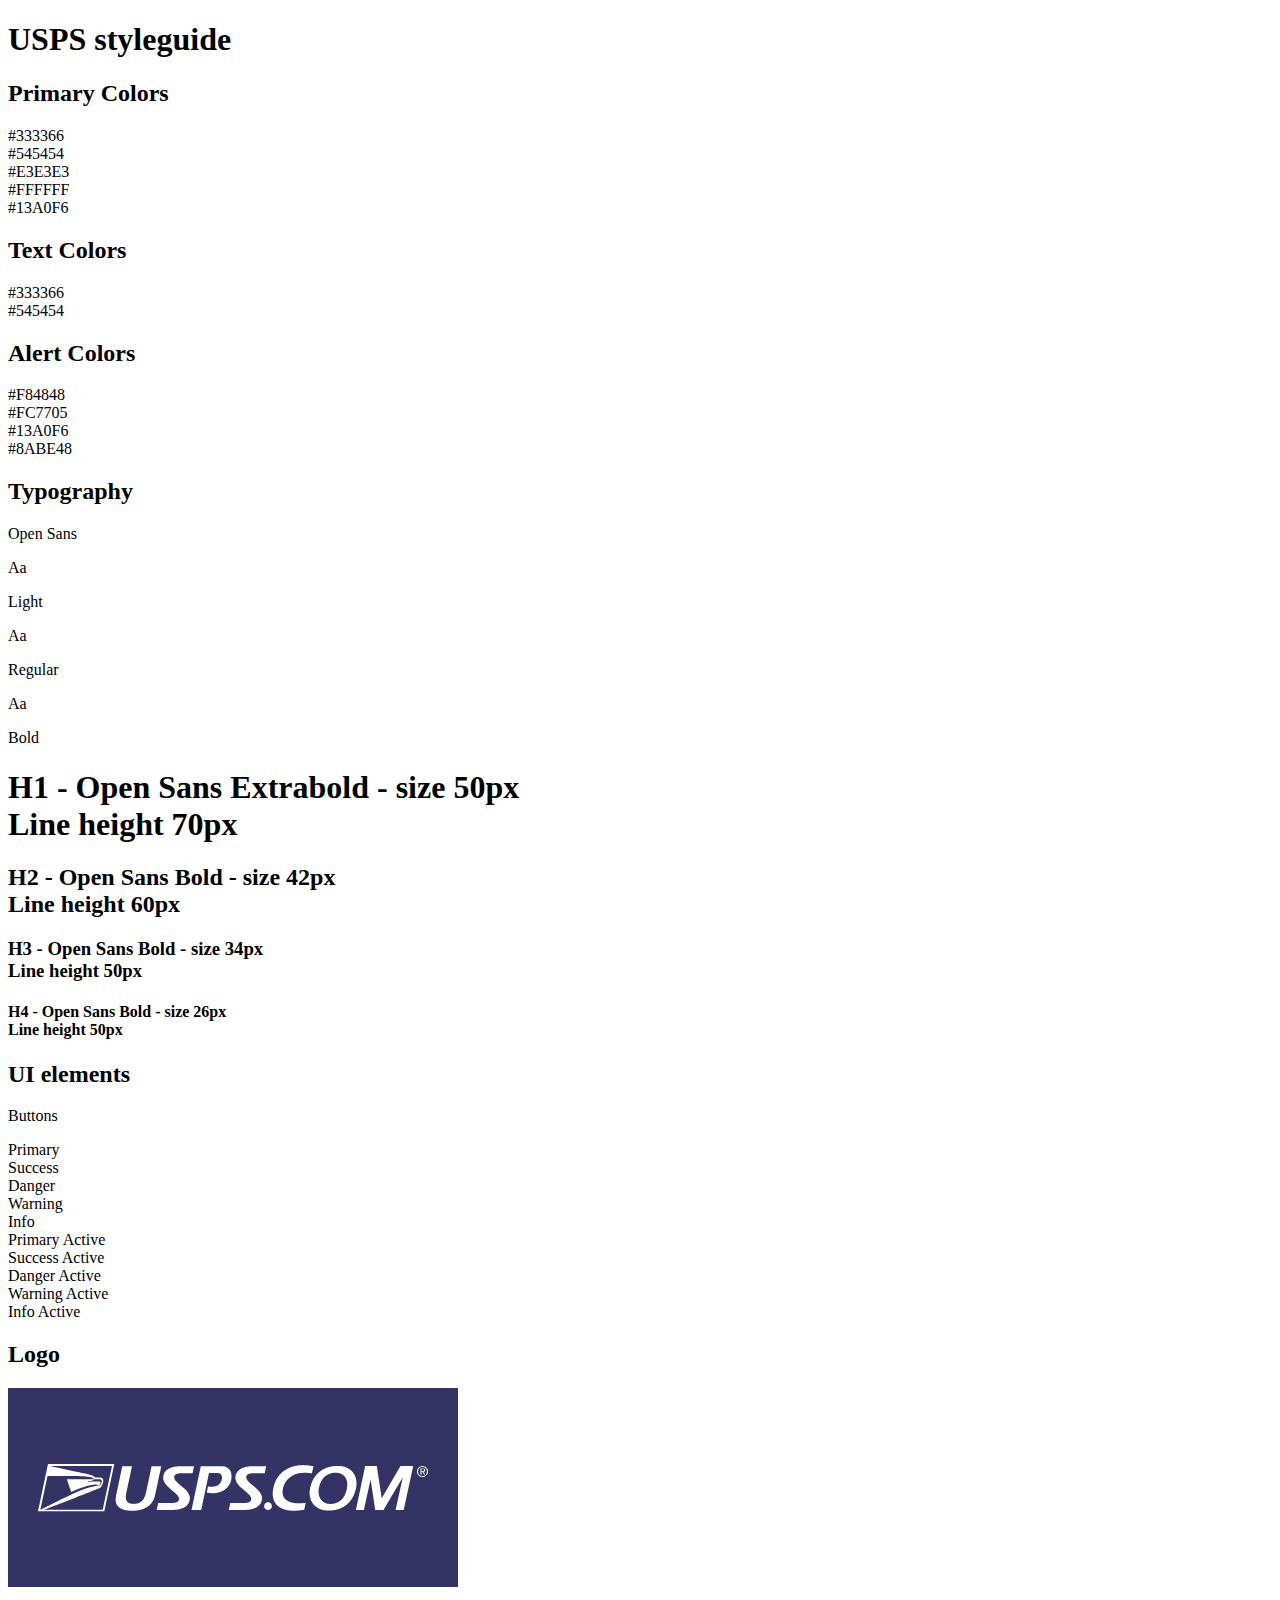
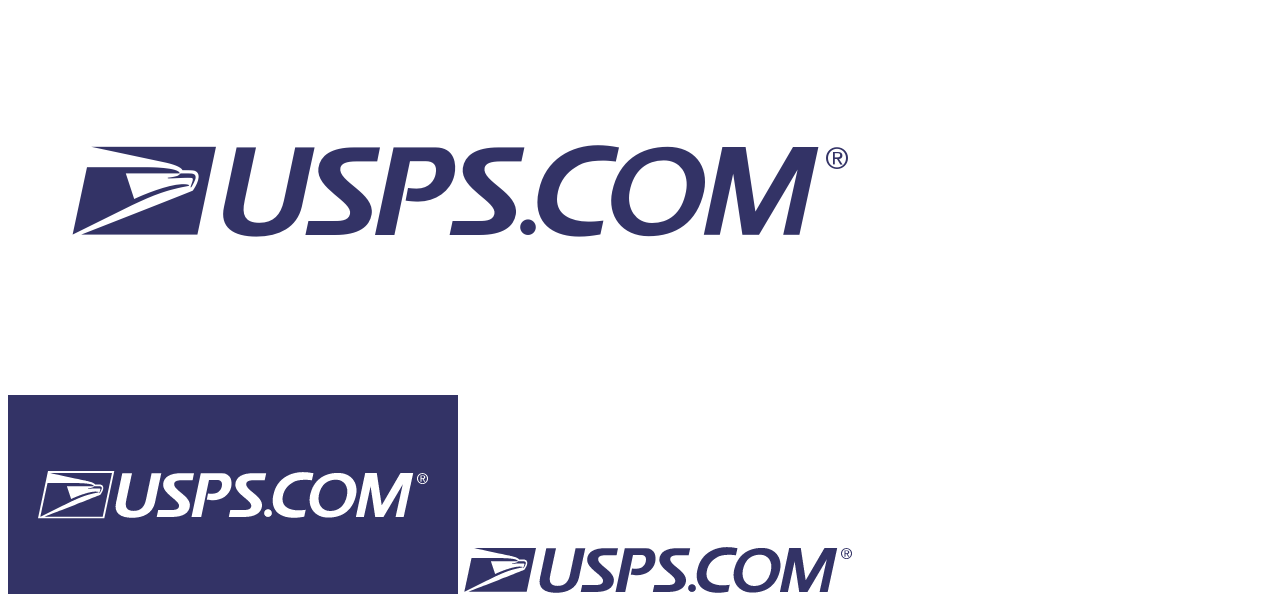
<file: 17.2_activities/01_Containers_Structure/solved/index.html>
<!DOCTYPE html>
<html>
<head>
  <title>USPS Style Guide</title>
  <link href="css/style.css" rel="stylesheet" type="text/css">
</head>
<body>
<section class="header"></section>
<section class="colorPalette">
  <h1 id="pageTopic">USPS styleguide</h1>
  <h2 class="sectionHead">Primary Colors</h2>
  <div class="colorContainer">
    <div class="swatch darkBlue"></div>
    <div class="hexCode">#333366</div>
  </div>
  <div class="colorContainer">
    <div class="swatch darkGrey"></div>
    <div class="hexCode">#545454</div>
  </div>
  <div class="colorContainer">
    <div class="swatch lightGrey"></div>
    <div class="hexCode">#E3E3E3</div>
  </div>
  <div class="colorContainer">
    <div class="swatch white"></div>
    <div class="hexCode">#FFFFFF</div>
  </div>
  <div class="colorContainer">
    <div class="swatch lightBlue"></div>
    <div class="hexCode">#13A0F6</div>
  </div>

  <h2 class="sectionHead">Text Colors</h2>
  <div class="colorContainer">
    <div class="swatch darkBlue"></div>
    <div class="hexCode">#333366</div>
  </div>
  <div class="colorContainer">
    <div class="swatch darkGrey"></div>
    <div class="hexCode">#545454</div>
  </div>

  <h2 class="sectionHead">Alert Colors</h2>
  <div class="colorContainer">
    <div class="swatch red"></div>
    <div class="hexCode">#F84848</div>
  </div>
  <div class="colorContainer">
    <div class="swatch orange"></div>
    <div class="hexCode">#FC7705</div>
  </div>
  <div class="colorContainer">
    <div class="swatch lightBlue"></div>
    <div class="hexCode">#13A0F6</div>
  </div>
  <div class="colorContainer">
    <div class="swatch lightGreen"></div>
    <div class="hexCode">#8ABE48</div>
  </div>
</section>
<section class="typography">
  <h2 class="sectionHead">Typography</h2>
  <p>Open Sans</p>
  <div class="type_container">
  <p class="large light">Aa</p>
  <p>Light</p>
  </div>

  <div class="type_container">
  <p class="large regular">Aa</p>
  <p>Regular</p>
  </div>

  <div class="type_container">
  <p class="large bold">Aa</p>
  <p>Bold</p>
  </div>

  <h1>H1 - Open Sans Extrabold - size 50px <br>Line height 70px</h1>
  <h2>H2 - Open Sans Bold - size 42px <br>Line height 60px</h2>
  <h3>H3 - Open Sans Bold - size 34px <br>Line height 50px</h3>
  <h4>H4 - Open Sans Bold - size 26px <br>Line height 50px</h4>
</section>
<section class="uiElements">
    <h2 class="sectionHead">UI elements</h2>
    <p>Buttons</p>
    <div class="buttonContain">
      <div class="button primary">Primary</div>
      <div class="button success">Success</div>
      <div class="button danger">Danger</div>
      <div class="button warning">Warning</div>
      <div class="button info">Info</div>
    </div>
    <div class="buttonContain">
      <div class="button primaryActive">Primary Active</div>
      <div class="button successActive">Success Active</div>
      <div class="button dangerActive">Danger Active</div>
      <div class="button warningActive">Warning Active</div>
      <div class="button infoActive">Info Active</div>
    </div>
</section>
<section class="imagery">
<h2 class="sectionHead">Logo</h2>
<img src="images/Logo-dark.png">
<img src="images/Logo-light.png">
<img src="images/Logo-dark1.png">
<img src="images/Logo-light-1.png">
</section>
</body>
</html>
</file>
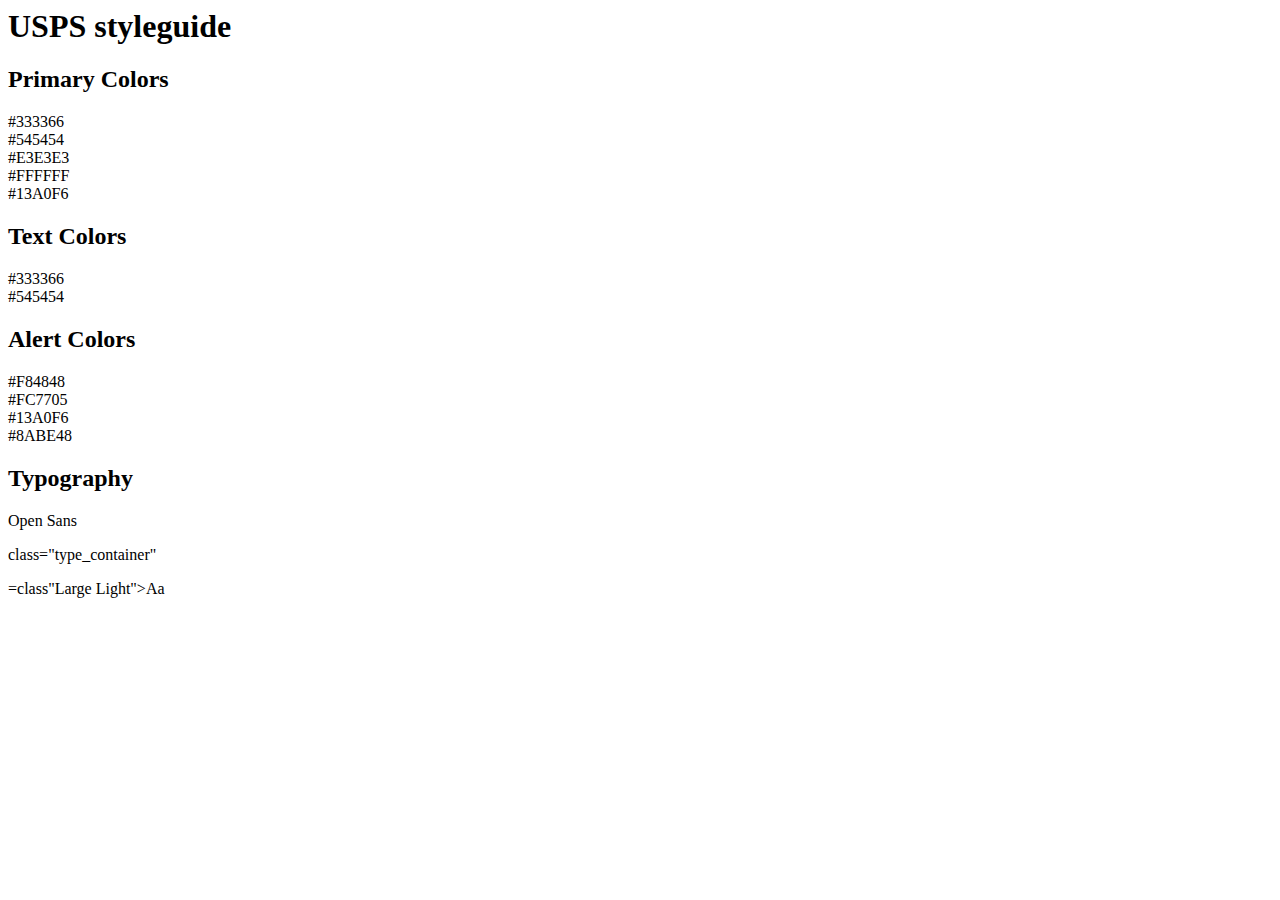
<file: 17.2_activities/01_Containers_Structure/unsolved/index.html>
<html>
<head>
  <title>USPS Style Guide</title>
  <link href="css/style.css" rel="stylesheet" type="text/css">
</head>
<body>
<!-- Header section here -->
<section class="header">

</section>

<!-- Color Palette section -->
<section class="colorPalette">
<h1 id="pageTopic">USPS styleguide</h1>
<h2 class="sectionHead">Primary Colors</h2>
<div class="colorContainer">
  <div class="swatch darkBlue"></div>
    <div class="hexCode">#333366</div>
</div>
<div class="colorContainer">
  <div class="swatch darkGrey"></div>
    <div class="hexCode">#545454</div>
</div>
<div class="colorContainer">
  <div class="swatch lightGrey"></div>
    <div class="hexCode">#E3E3E3</div>
</div>
<div class="colorContainer">
  <div class="swatch white"></div>
    <div class="hexCode">#FFFFFF</div>
</div>
<div class="colorContainer">
  <div class="swatch lightBlue"></div>
    <div class="hexCode">#13A0F6</div>
</div>
<h2 class= "sectionHead">Text Colors</h2>
<div class="colorContainer">
  <div class="swatch darkBlue"></div>
    <div class="hexCode">#333366</div>
</div>
<div class="colorContainer">
  <div class="swatch darkGrey"></div>
    <div class="hexCode">#545454</div>
</div>
<h2 class="sectionHead">Alert Colors</h2>
<div class="colorContainer">
  <div class="swatch Red"></div>
    <div class="hexCode">#F84848</div>
</div>
<div class="colorContainer">
  <div class="swatch Orange"></div>
    <div class="hexCode">#FC7705</div>
</div>
<div class="colorContainer">
  <div class="swatch lightBlue"></div>
    <div class="hexCode">#13A0F6</div>
</div>
<div class="colorContainer">
  <div class="swatch lightGreen"></div>
    <div class="hexCode">#8ABE48</div>
</div>
</section>
<!-- Typography Section -->
<section class="Typography">
  <h2 class= "sectionHead">Typography</h2>
  <p>Open Sans</p>
  <div> class="type_container"
    <p> =class"Large Light">Aa</p>
    <p></p>
  </div>

</section>
<!-- UI Elements Section -->
<section class="uiElements">
  
</section>
<!-- Imagery Section -->
<section class="imagery">
  
</section>
</body>
</html>
</file>
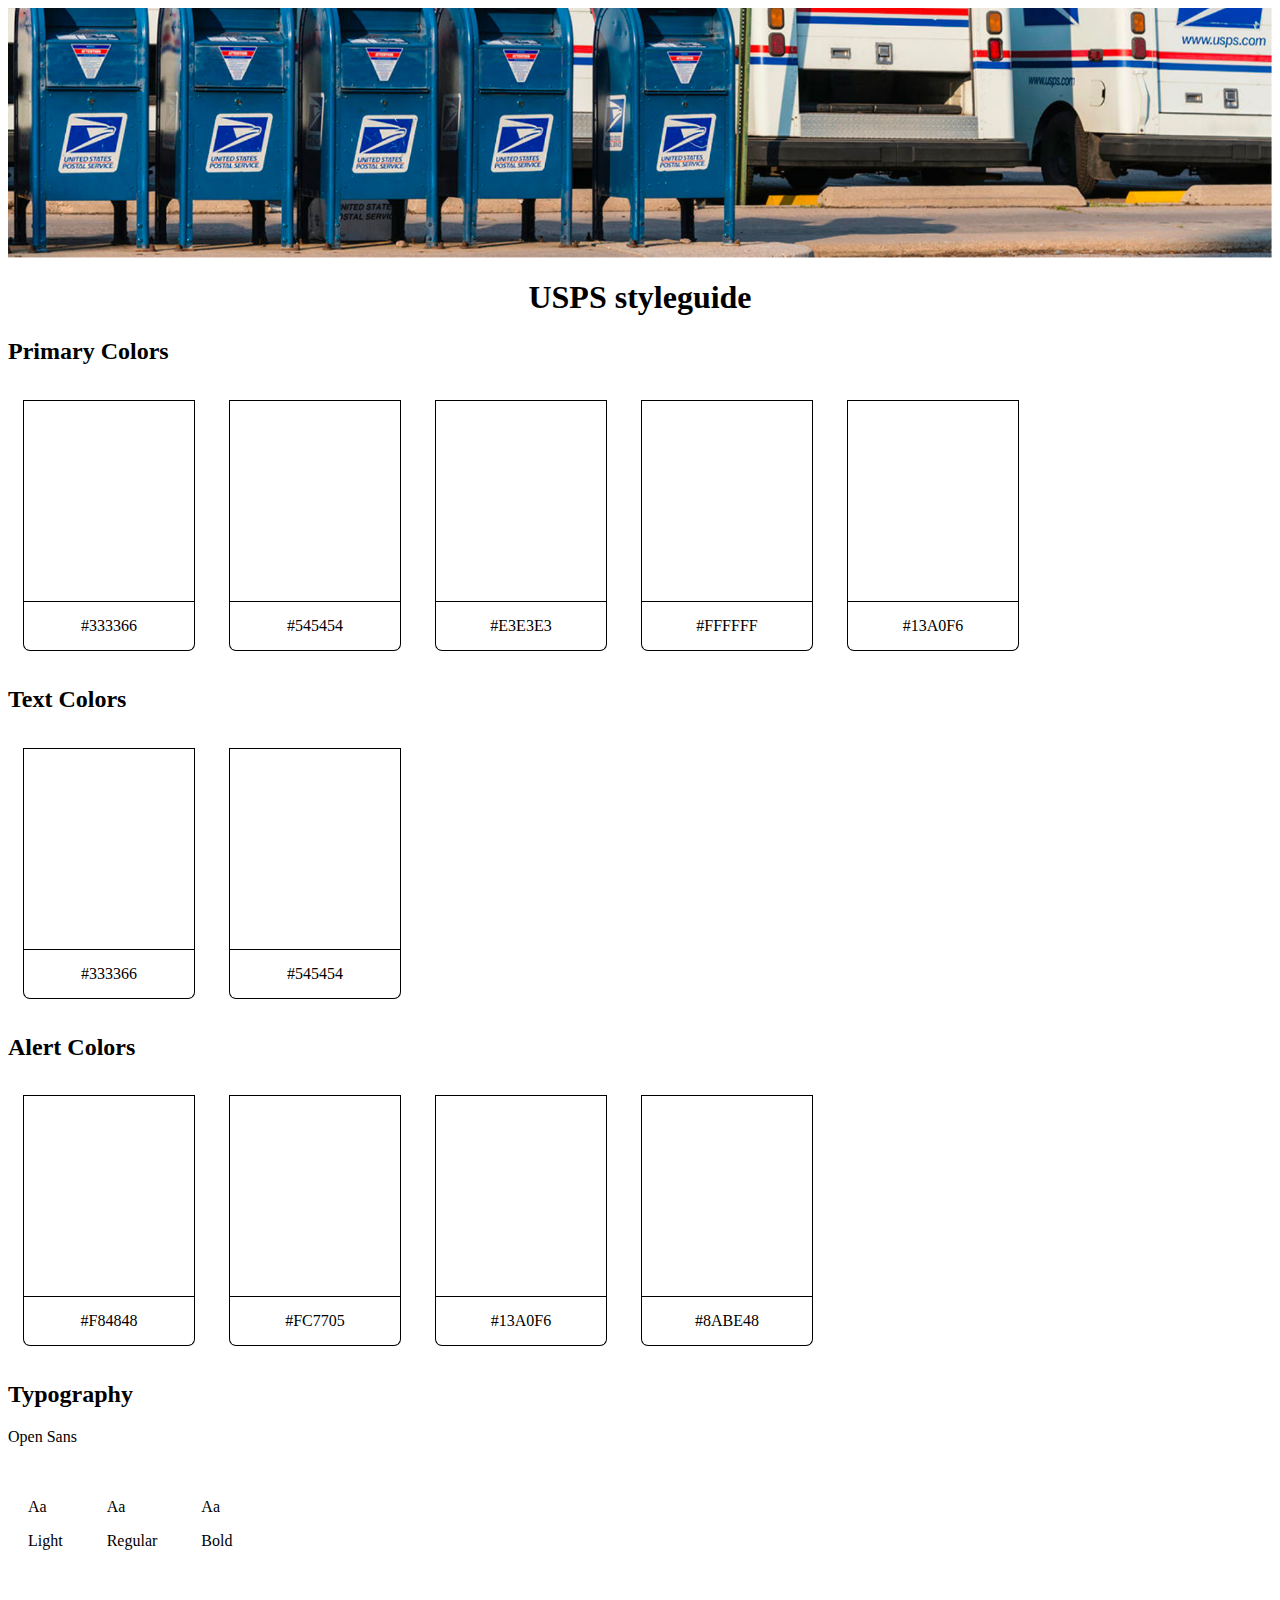
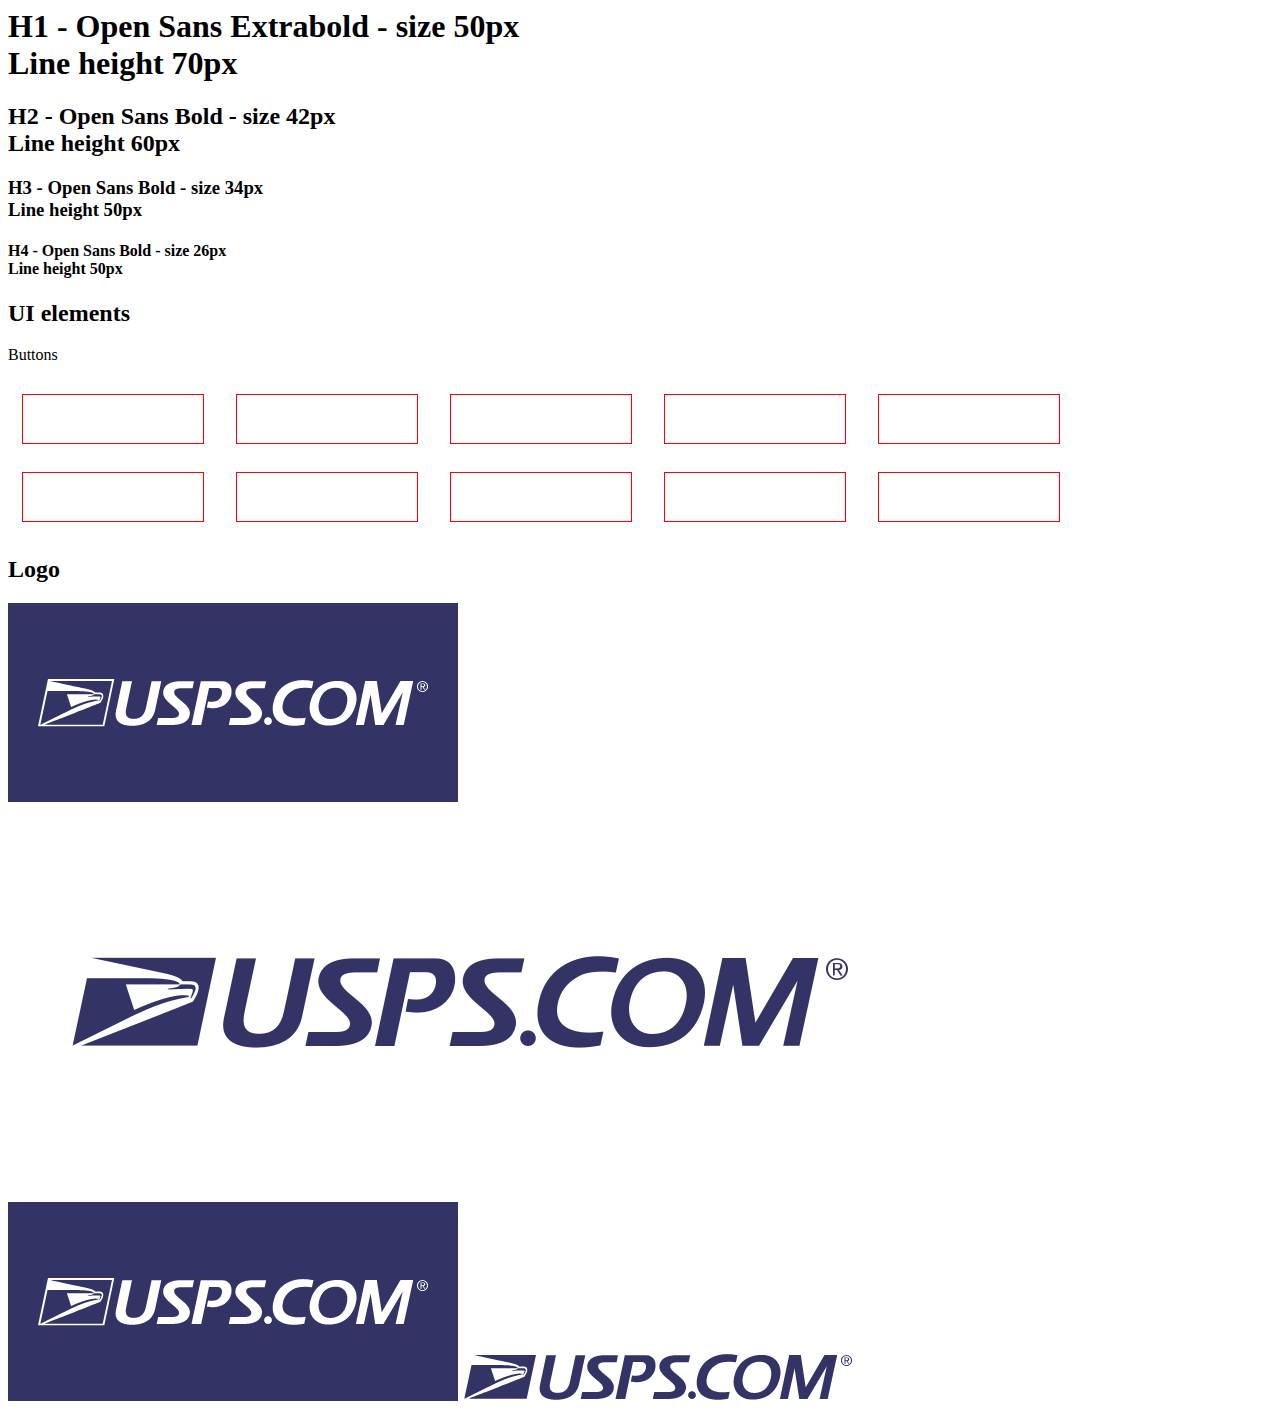
<file: 17.2_activities/02_BoxModel/solved/index.html>
<html>
<head>
  <title>USPS Style Guide</title>
  <link href="css/style.css" rel="stylesheet" type="text/css">
</head>
<body>
<section class="header"></section>
<section class="colorPalette">
  <h1 id="pageTopic">USPS styleguide</h1>
  <h2 class="sectionHead">Primary Colors</h2>
  <div class="colorContainer">
    <div class="swatch darkBlue"></div>
    <div class="hexCode">#333366</div>
  </div>
  <div class="colorContainer">
    <div class="swatch darkGrey"></div>
    <div class="hexCode">#545454</div>
  </div>
  <div class="colorContainer">
    <div class="swatch lightGrey"></div>
    <div class="hexCode">#E3E3E3</div>
  </div>
  <div class="colorContainer">
    <div class="swatch white"></div>
    <div class="hexCode">#FFFFFF</div>
  </div>
  <div class="colorContainer">
    <div class="swatch lightBlue"></div>
    <div class="hexCode">#13A0F6</div>
  </div>

  <h2 class="sectionHead">Text Colors</h2>
  <div class="colorContainer">
    <div class="swatch darkBlue"></div>
    <div class="hexCode">#333366</div>
  </div>
  <div class="colorContainer">
    <div class="swatch darkGrey"></div>
    <div class="hexCode">#545454</div>
  </div>

  <h2 class="sectionHead">Alert Colors</h2>
  <div class="colorContainer">
    <div class="swatch red"></div>
    <div class="hexCode">#F84848</div>
  </div>
  <div class="colorContainer">
    <div class="swatch orange"></div>
    <div class="hexCode">#FC7705</div>
  </div>
  <div class="colorContainer">
    <div class="swatch lightBlue"></div>
    <div class="hexCode">#13A0F6</div>
  </div>
  <div class="colorContainer">
    <div class="swatch lightGreen"></div>
    <div class="hexCode">#8ABE48</div>
  </div>
</section>
<section class="typography">
  <h2 class="sectionHead">Typography</h2>
  <p>Open Sans</p>
  <div class="type_container">
  <p class="large light">Aa</p>
  <p>Light</p>
  </div>

  <div class="type_container">
  <p class="large regular">Aa</p>
  <p>Regular</p>
  </div>

  <div class="type_container">
  <p class="large bold">Aa</p>
  <p>Bold</p>
  </div>

  <h1>H1 - Open Sans Extrabold - size 50px <br>Line height 70px</h1>
  <h2>H2 - Open Sans Bold - size 42px <br>Line height 60px</h2>
  <h3>H3 - Open Sans Bold - size 34px <br>Line height 50px</h3>
  <h4>H4 - Open Sans Bold - size 26px <br>Line height 50px</h4>
</section>
<section class="uiElements">
    <h2 class="sectionHead">UI elements</h2>
    <p>Buttons</p>
    <div class="buttonContain">
      <div class="button primary">Primary</div>
      <div class="button success">Success</div>
      <div class="button danger">Danger</div>
      <div class="button warning">Warning</div>
      <div class="button info">Info</div>
    </div>
    <div class="buttonContain">
      <div class="button primaryActive">Primary Active</div>
      <div class="button successActive">Success Active</div>
      <div class="button dangerActive">Danger Active</div>
      <div class="button warningActive">Warning Active</div>
      <div class="button infoActive">Info Active</div>
    </div>
</section>
<section class="imagery">
<h2 class="sectionHead">Logo</h2>
<img src="images/Logo-dark.png">
<img src="images/Logo-light.png">
<img src="images/Logo-dark1.png">
<img src="images/Logo-light-1.png">
</section>
</body>
</html>
</file>
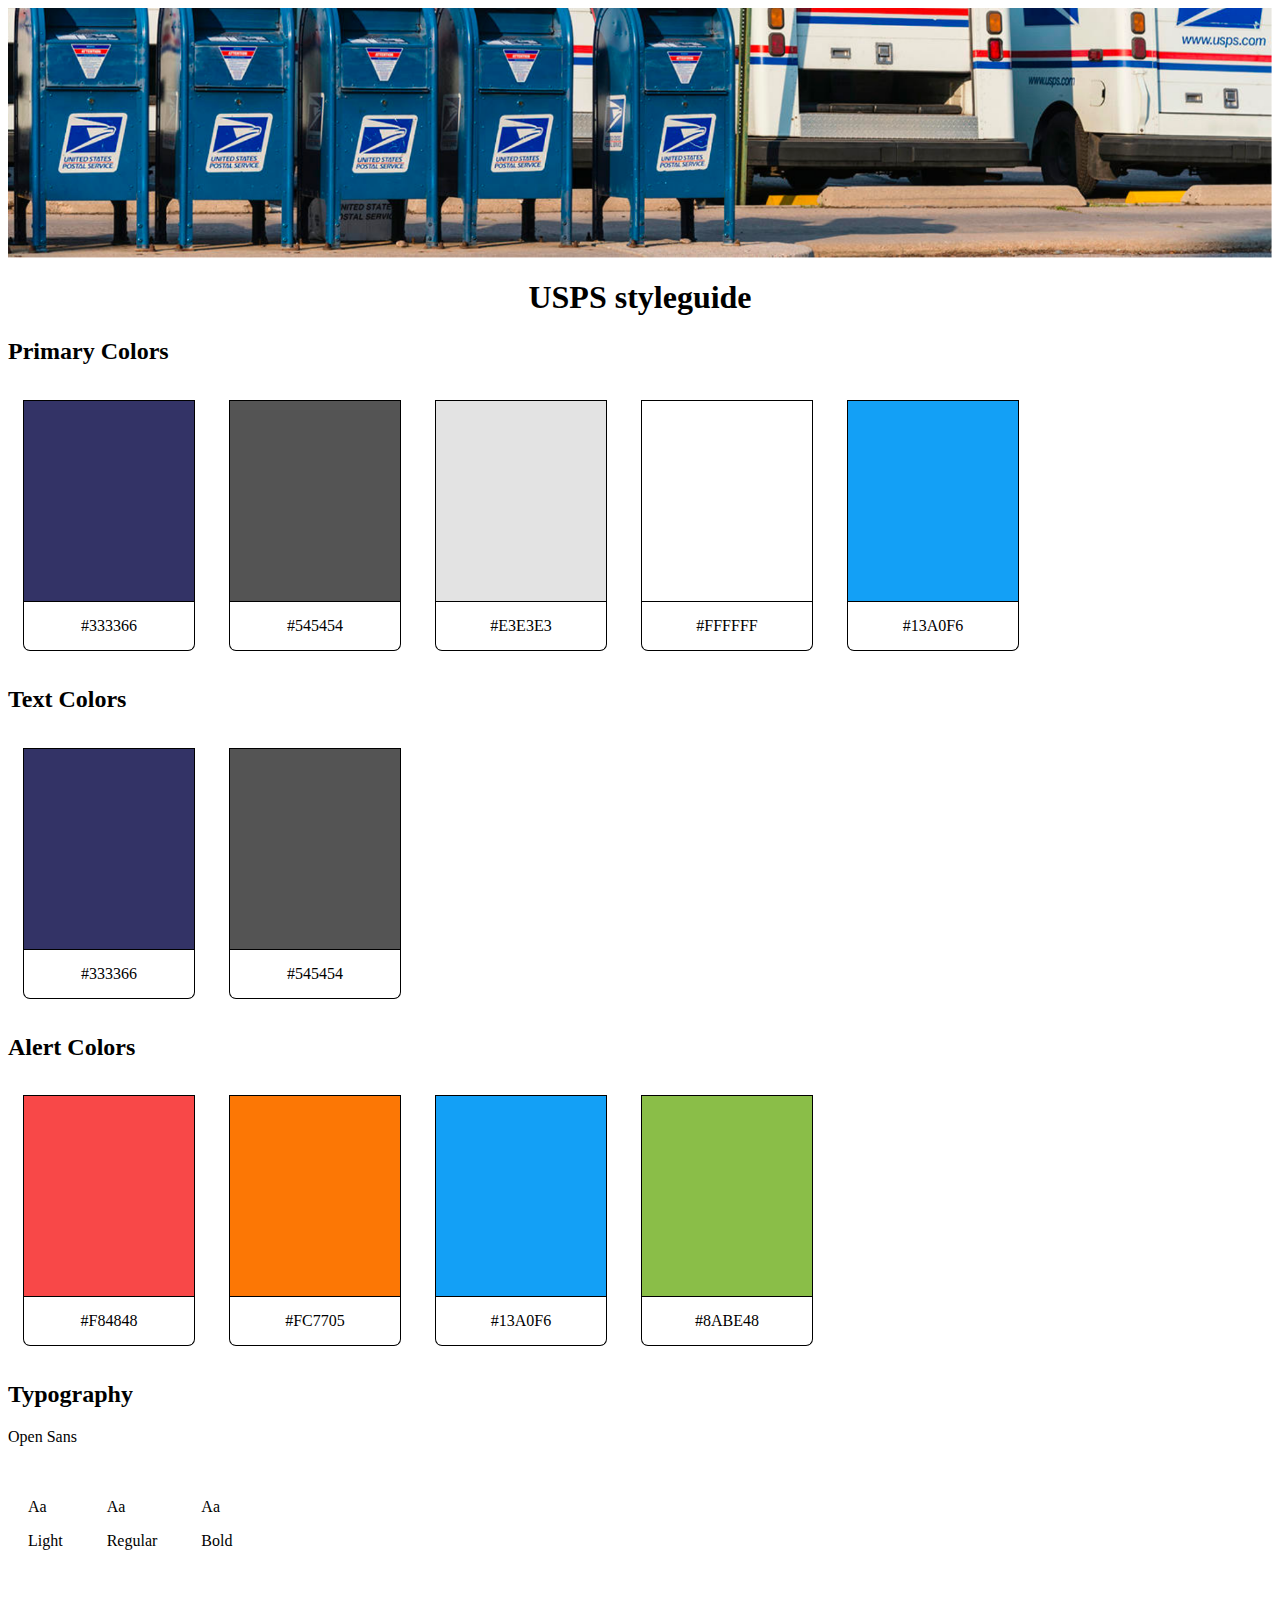
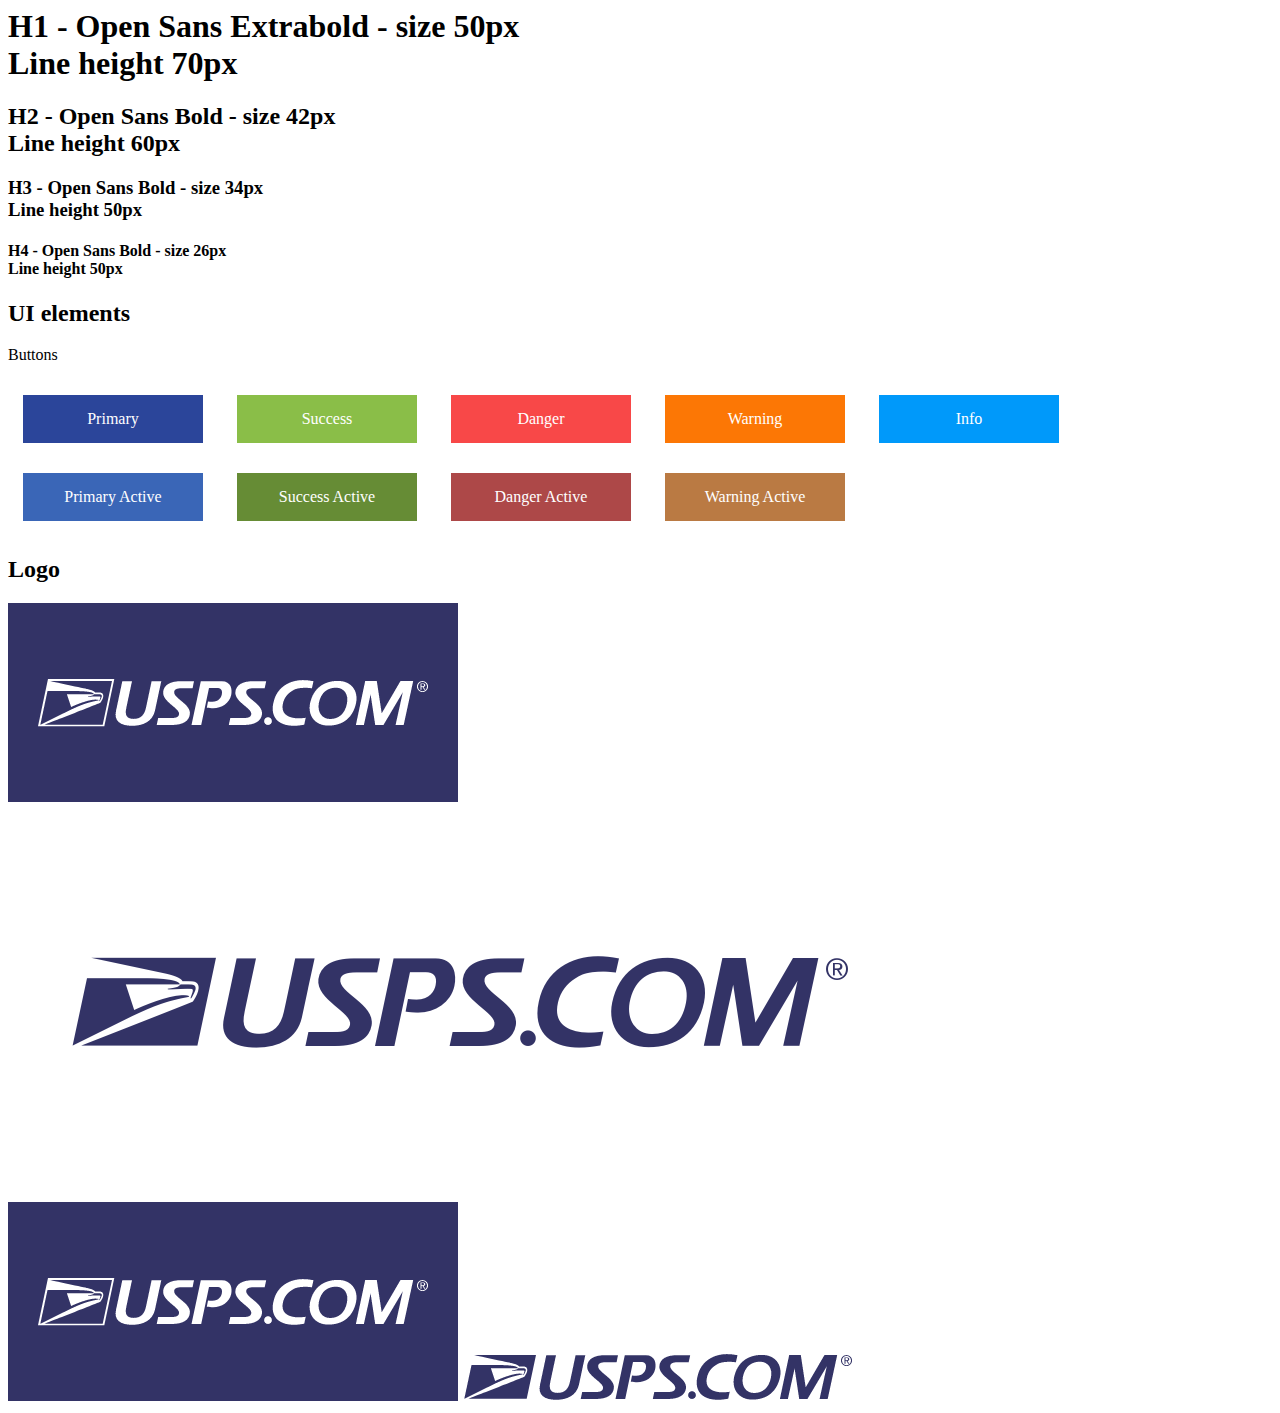
<file: 17.2_activities/02_BoxModel/unsolved/index.html>
<html>
<head>
  <title>USPS Style Guide</title>
  <link href="https://fonts.googleapis.com/css?family=Open+Sans&display=swap" rel="stylesheet">
  <link href="css/style.css" rel="stylesheet" type="text/css">
</head>
<body>
<section class="header"></section>
<section class="colorPalette">
  <h1 id="pageTopic">USPS styleguide</h1>
  <h2 class="sectionHead">Primary Colors</h2>
  <div class="colorContainer">
    <div class="swatch darkBlue"></div>
    <div class="hexCode">#333366</div>
  </div>
  <div class="colorContainer">
    <div class="swatch darkGrey"></div>
    <div class="hexCode">#545454</div>
  </div>
  <div class="colorContainer">
    <div class="swatch lightGrey"></div>
    <div class="hexCode">#E3E3E3</div>
  </div>
  <div class="colorContainer">
    <div class="swatch white"></div>
    <div class="hexCode">#FFFFFF</div>
  </div>
  <div class="colorContainer">
    <div class="swatch lightBlue"></div>
    <div class="hexCode">#13A0F6</div>
  </div>

  <h2 class="sectionHead">Text Colors</h2>
  <div class="colorContainer">
    <div class="swatch darkBlue"></div>
    <div class="hexCode">#333366</div>
  </div>
  <div class="colorContainer">
    <div class="swatch darkGrey"></div>
    <div class="hexCode">#545454</div>
  </div>

  <h2 class="sectionHead">Alert Colors</h2>
  <div class="colorContainer">
    <div class="swatch red"></div>
    <div class="hexCode">#F84848</div>
  </div>
  <div class="colorContainer">
    <div class="swatch orange"></div>
    <div class="hexCode">#FC7705</div>
  </div>
  <div class="colorContainer">
    <div class="swatch lightBlue"></div>
    <div class="hexCode">#13A0F6</div>
  </div>
  <div class="colorContainer">
    <div class="swatch lightGreen"></div>
    <div class="hexCode">#8ABE48</div>
  </div>
</section>
<section class="typography">
  <h2 class="sectionHead">Typography</h2>
  <p>Open Sans</p>
  <div class="type_container">
  <p class="large light">Aa</p>
  <p>Light</p>
  </div>

  <div class="type_container">
  <p class="large regular">Aa</p>
  <p>Regular</p>
  </div>

  <div class="type_container">
  <p class="large bold">Aa</p>
  <p>Bold</p>
  </div>

  <h1>H1 - Open Sans Extrabold - size 50px <br>Line height 70px</h1>
  <h2>H2 - Open Sans Bold - size 42px <br>Line height 60px</h2>
  <h3>H3 - Open Sans Bold - size 34px <br>Line height 50px</h3>
  <h4>H4 - Open Sans Bold - size 26px <br>Line height 50px</h4>
</section>
<section class="uiElements">
    <h2 class="sectionHead">UI elements</h2>
    <p>Buttons</p>
    <div class="buttonContain">
      <div class="button primary">Primary</div>
      <div class="button success">Success</div>
      <div class="button danger">Danger</div>
      <div class="button warning">Warning</div>
      <div class="button info">Info</div>
    </div>
    <div class="buttonContain">
      <div class="button primaryActive">Primary Active</div>
      <div class="button successActive">Success Active</div>
      <div class="button dangerActive">Danger Active</div>
      <div class="button warningActive">Warning Active</div>
      <div class="button infoActive">Info Active</div>
    </div>
</section>
<section class="imagery">
<h2 class="sectionHead">Logo</h2>
<img src="images/Logo-dark.png">
<img src="images/Logo-light.png">
<img src="images/Logo-dark1.png">
<img src="images/Logo-light-1.png">
</section>
</body>
</html>
</file>
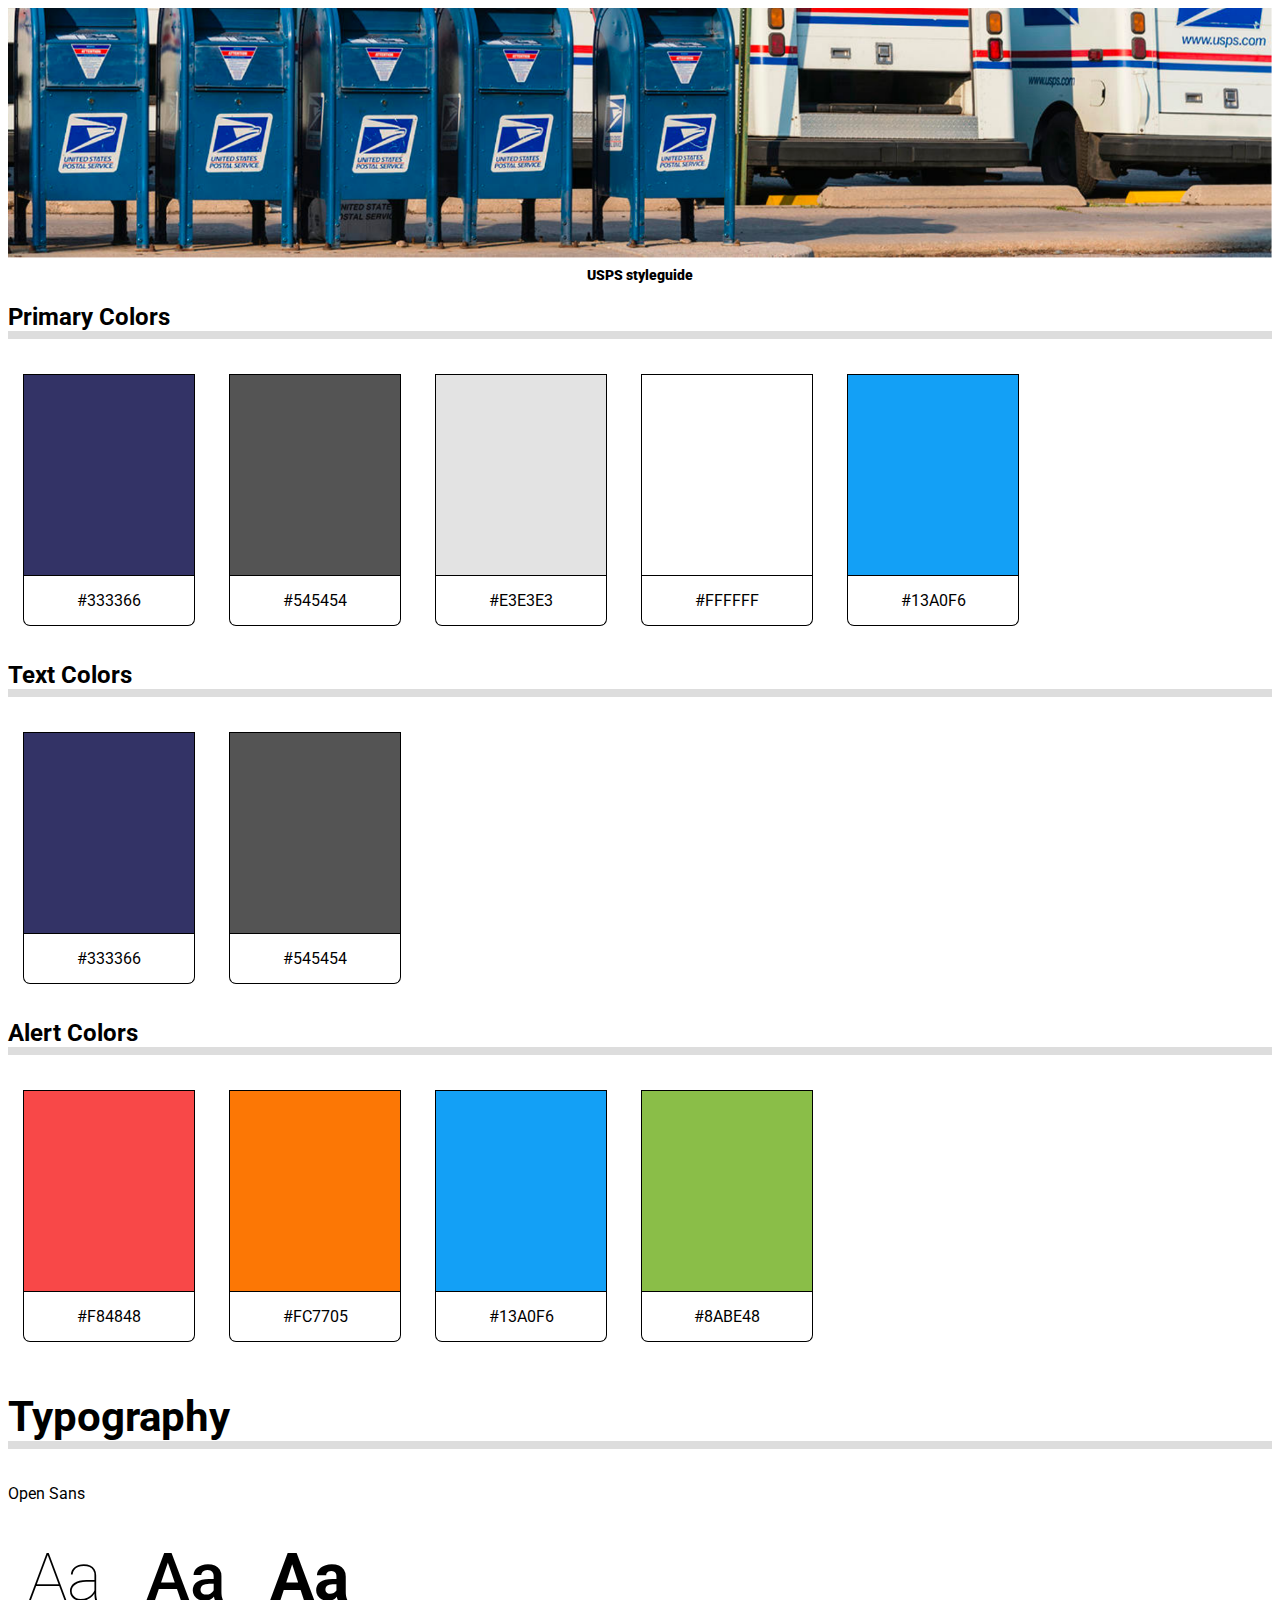
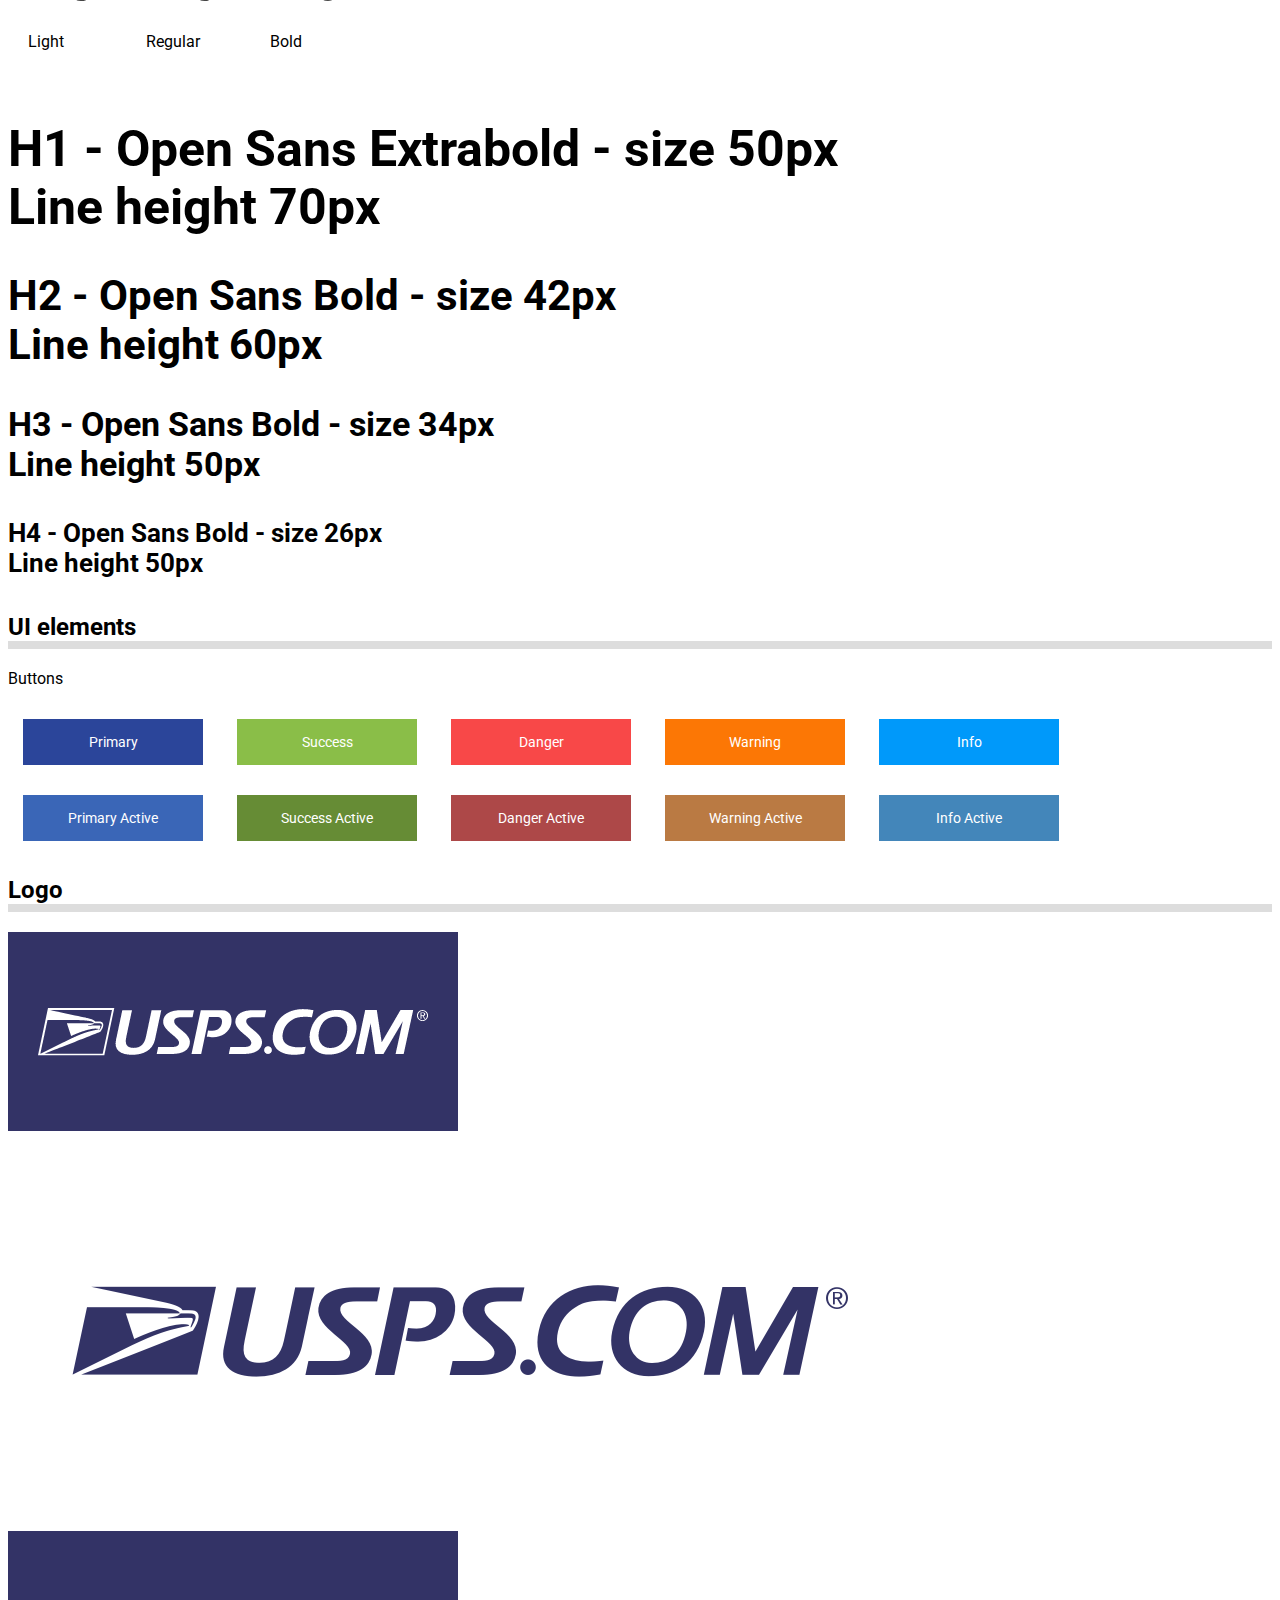
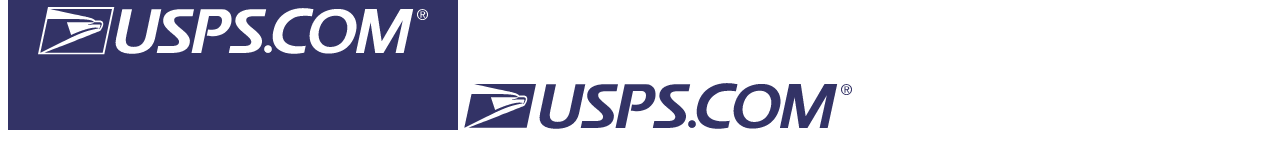
<file: 17.2_activities/04_Add-A-Custom-Font/unsolved/index.html>
<html>
<head>
  <title>USPS Style Guide</title>
  <link rel="preconnect" href="https://fonts.gstatic.com">
  <link href="https://fonts.googleapis.com/css2?family=Roboto&display=swap" rel="stylesheet">
  <link href="css/style.css" rel="stylesheet" type="text/css">
</head>
<body>
<section class="header"></section>
<section class="colorPalette">
  <h1 id="pageTopic">USPS styleguide</h1>
  <h2 class="sectionHead">Primary Colors</h2>
  <div class="colorContainer">
    <div class="swatch darkBlue"></div>
    <div class="hexCode">#333366</div>
  </div>
  <div class="colorContainer">
    <div class="swatch darkGrey"></div>
    <div class="hexCode">#545454</div>
  </div>
  <div class="colorContainer">
    <div class="swatch lightGrey"></div>
    <div class="hexCode">#E3E3E3</div>
  </div>
  <div class="colorContainer">
    <div class="swatch white"></div>
    <div class="hexCode">#FFFFFF</div>
  </div>
  <div class="colorContainer">
    <div class="swatch lightBlue"></div>
    <div class="hexCode">#13A0F6</div>
  </div>

  <h2 class="sectionHead">Text Colors</h2>
  <div class="colorContainer">
    <div class="swatch darkBlue"></div>
    <div class="hexCode">#333366</div>
  </div>
  <div class="colorContainer">
    <div class="swatch darkGrey"></div>
    <div class="hexCode">#545454</div>
  </div>

  <h2 class="sectionHead">Alert Colors</h2>
  <div class="colorContainer">
    <div class="swatch red"></div>
    <div class="hexCode">#F84848</div>
  </div>
  <div class="colorContainer">
    <div class="swatch orange"></div>
    <div class="hexCode">#FC7705</div>
  </div>
  <div class="colorContainer">
    <div class="swatch lightBlue"></div>
    <div class="hexCode">#13A0F6</div>
  </div>
  <div class="colorContainer">
    <div class="swatch lightGreen"></div>
    <div class="hexCode">#8ABE48</div>
  </div>
</section>
<section class="typography">
  <h2 class="sectionHead">Typography</h2>
  <p>Open Sans</p>
  <div class="type_container">
  <p class="large light">Aa</p>
  <p>Light</p>
  </div>

  <div class="type_container">
  <p class="large regular">Aa</p>
  <p>Regular</p>
  </div>

  <div class="type_container">
  <p class="large bold">Aa</p>
  <p>Bold</p>
  </div>

  <h1>H1 - Open Sans Extrabold - size 50px <br>Line height 70px</h1>
  <h2>H2 - Open Sans Bold - size 42px <br>Line height 60px</h2>
  <h3>H3 - Open Sans Bold - size 34px <br>Line height 50px</h3>
  <h4>H4 - Open Sans Bold - size 26px <br>Line height 50px</h4>
</section>
<section class="uiElements">
    <h2 class="sectionHead">UI elements</h2>
    <p>Buttons</p>
    <div class="buttonContain">
      <div class="button primary">Primary</div>
      <div class="button success">Success</div>
      <div class="button danger">Danger</div>
      <div class="button warning">Warning</div>
      <div class="button info">Info</div>
    </div>
    <div class="buttonContain">
      <div class="button primaryActive">Primary Active</div>
      <div class="button successActive">Success Active</div>
      <div class="button dangerActive">Danger Active</div>
      <div class="button warningActive">Warning Active</div>
      <div class="button infoActive">Info Active</div>
    </div>
</section>
<section class="imagery">
<h2 class="sectionHead">Logo</h2>
<img src="images/Logo-dark.png">
<img src="images/Logo-light.png">
<img src="images/Logo-dark1.png">
<img src="images/Logo-light-1.png">
</section>
</body>
</html>
</file>
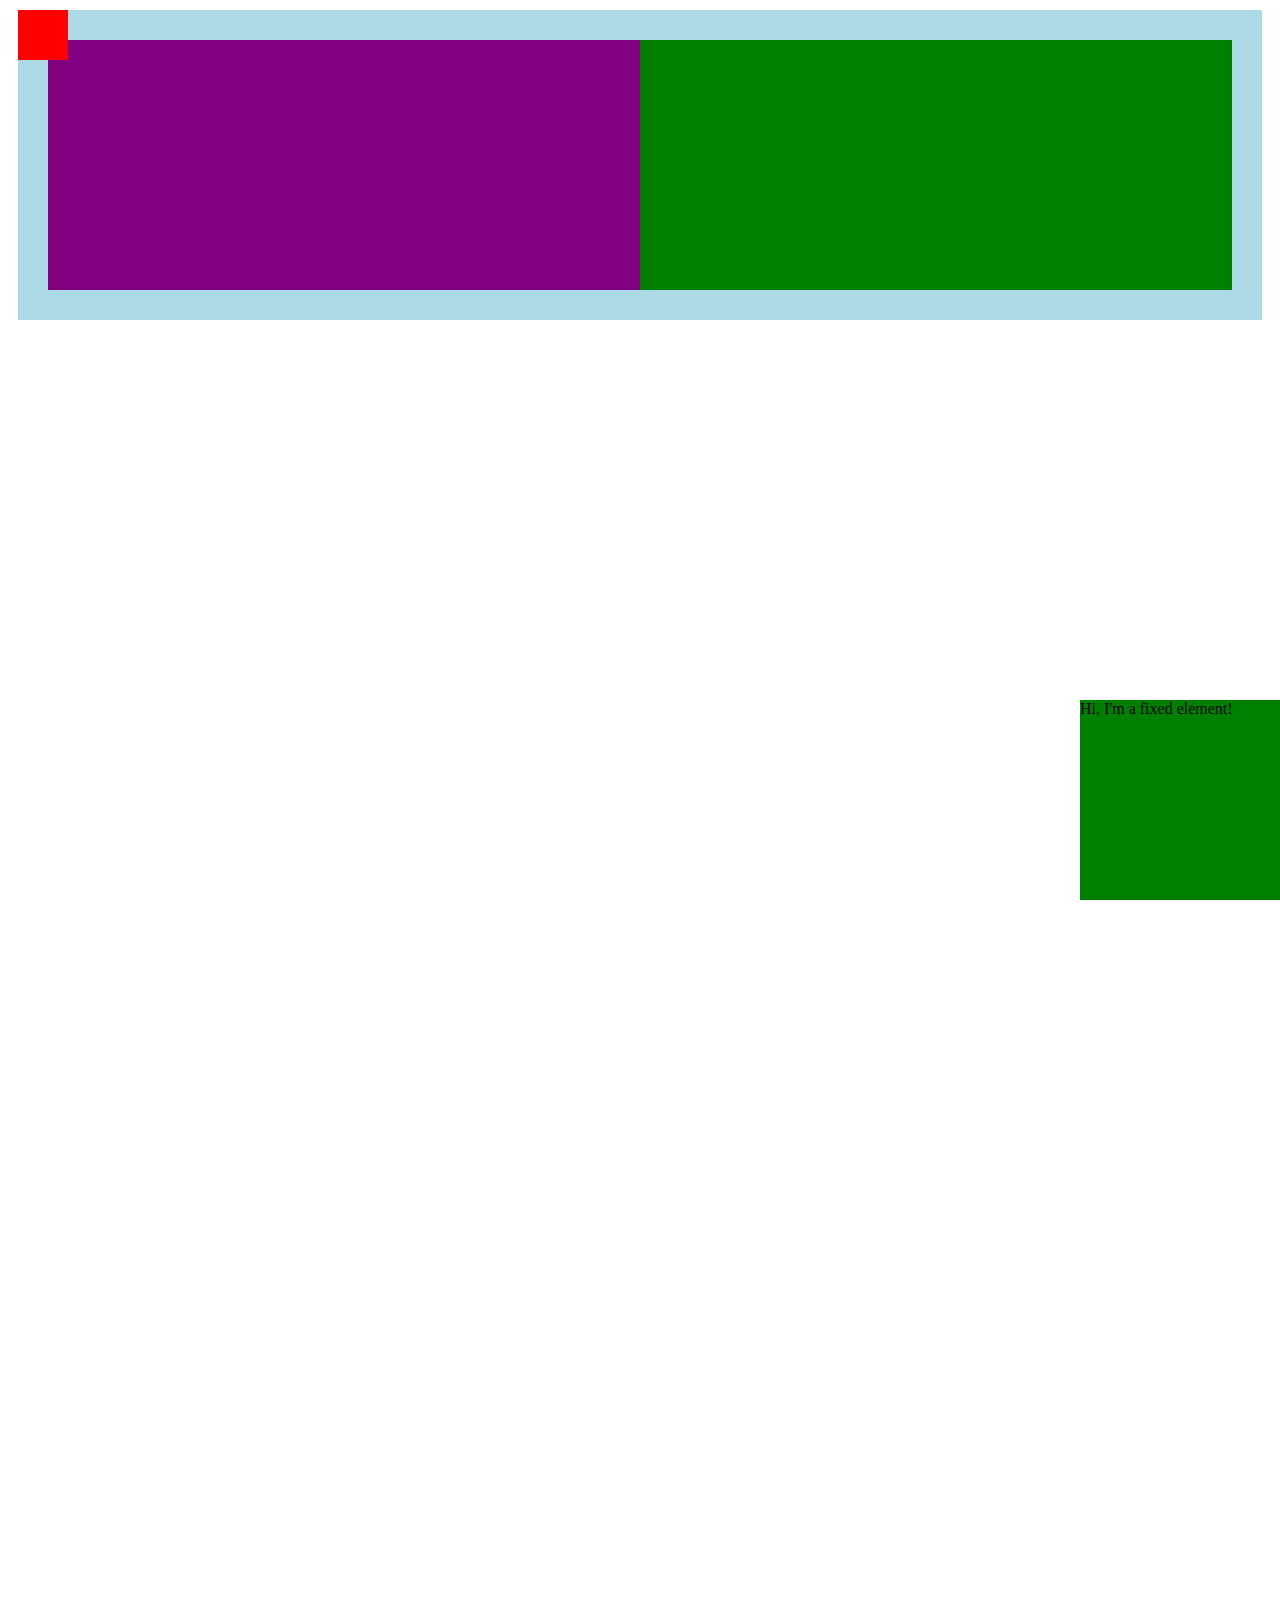
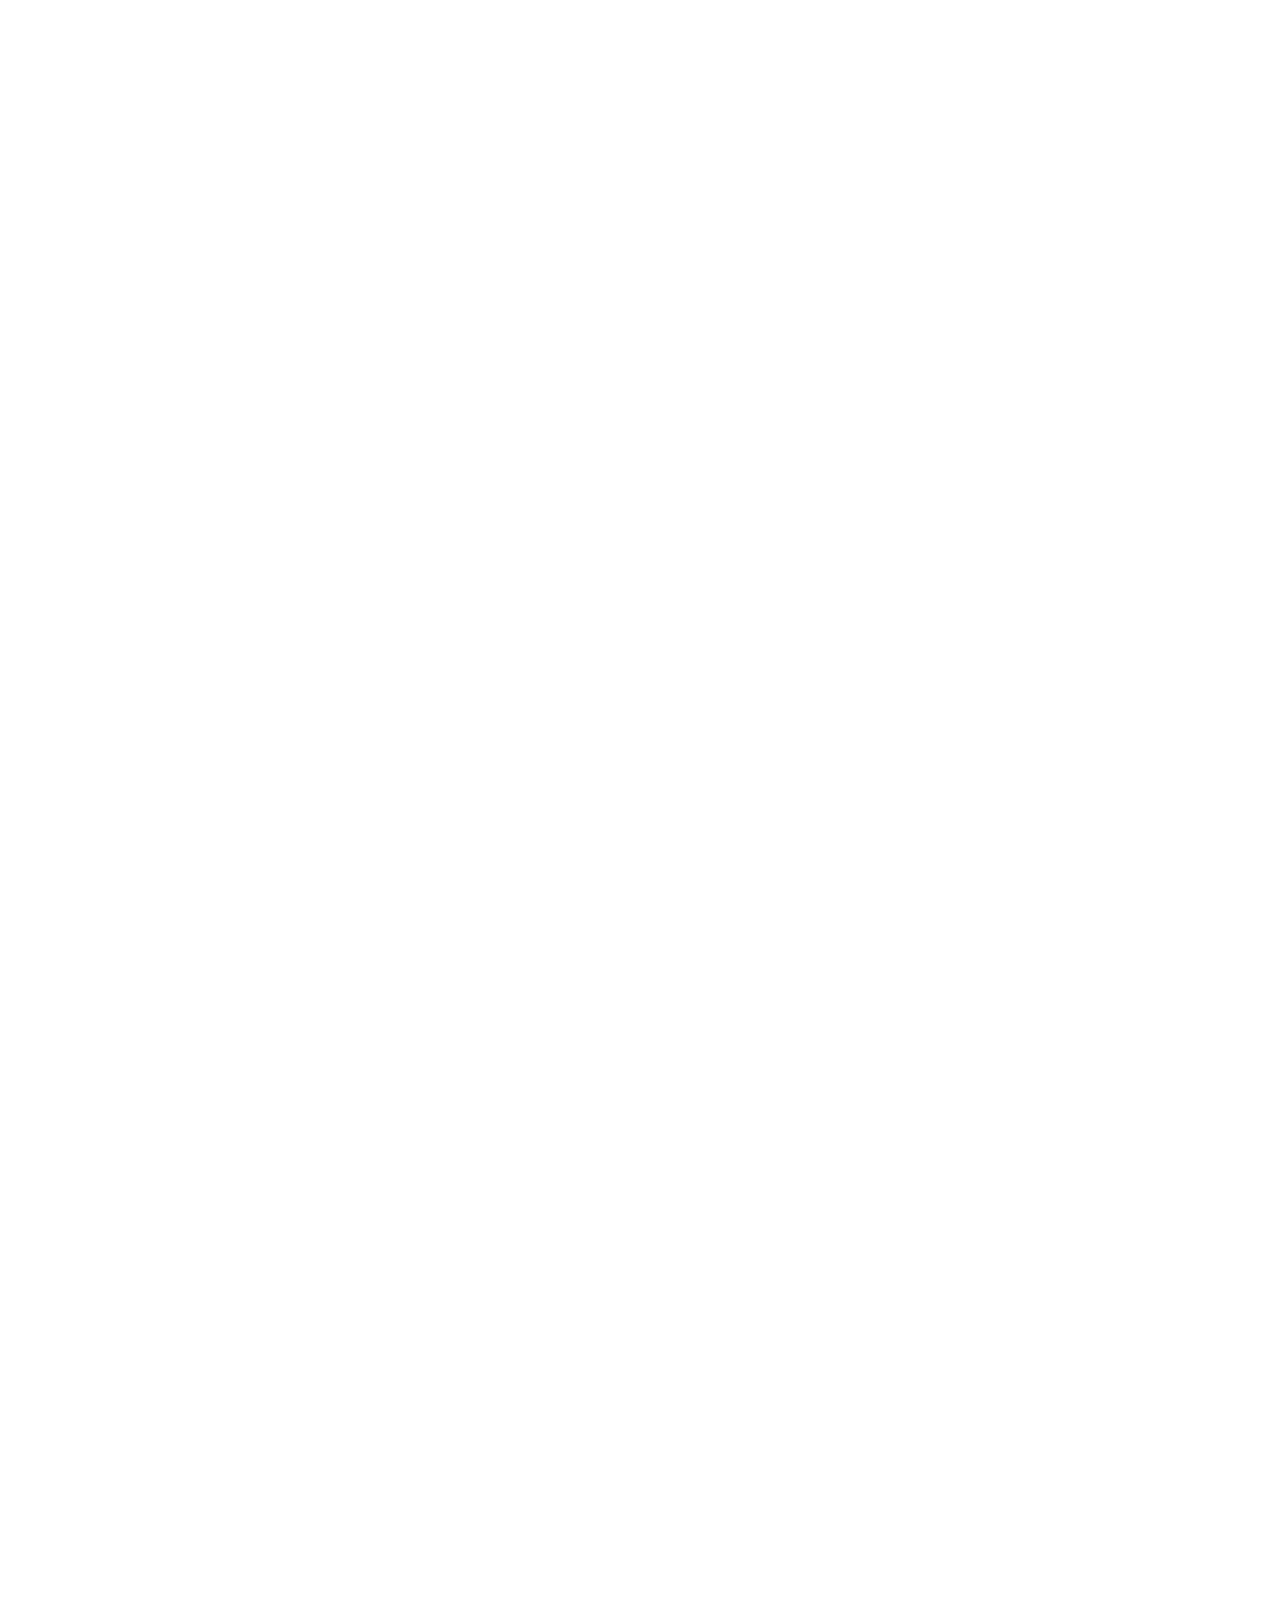
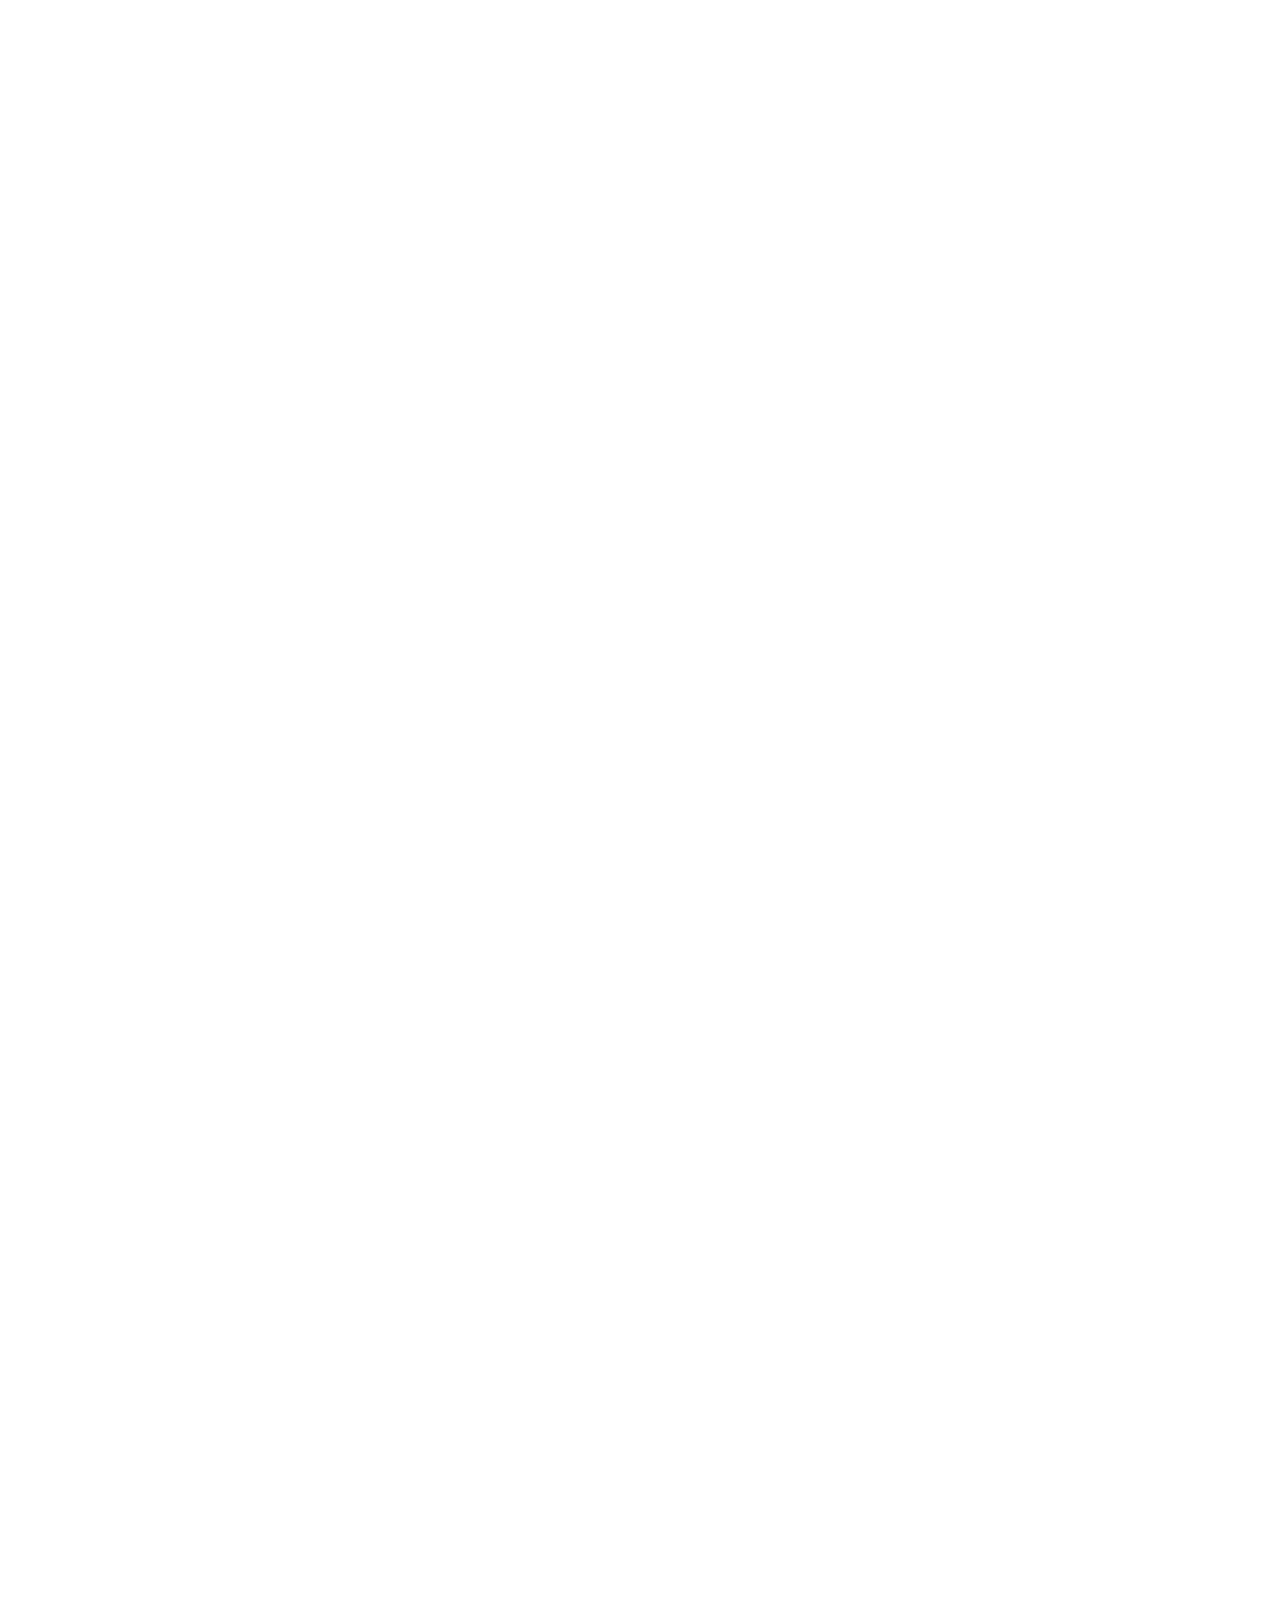
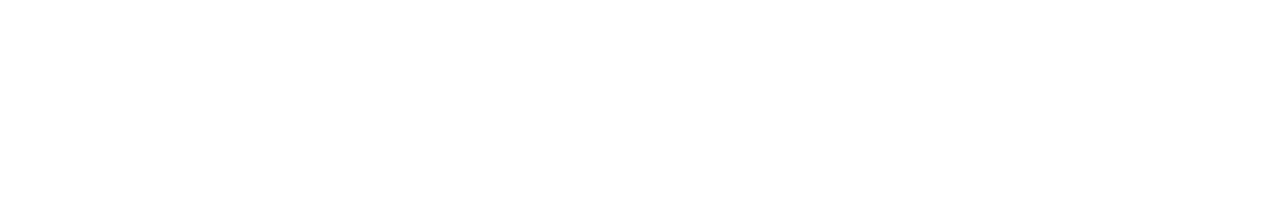
<file: 17.3_activities/02_Positioning_Relative_Absolute/solved/index.html>
<!DOCTYPE html>
<html>
<head>
  <link href="css/index.css" type="text/css" rel="stylesheet">
</head>
<body>
  <section class="relative">
    <div class="left">
      <div class="absolute">
      </div>
    </div>
    <div class="right">
    </div>
  </section>

<div class="fixed">
  Hi, I'm a fixed element!
</div>
</body>
</html>
</file>
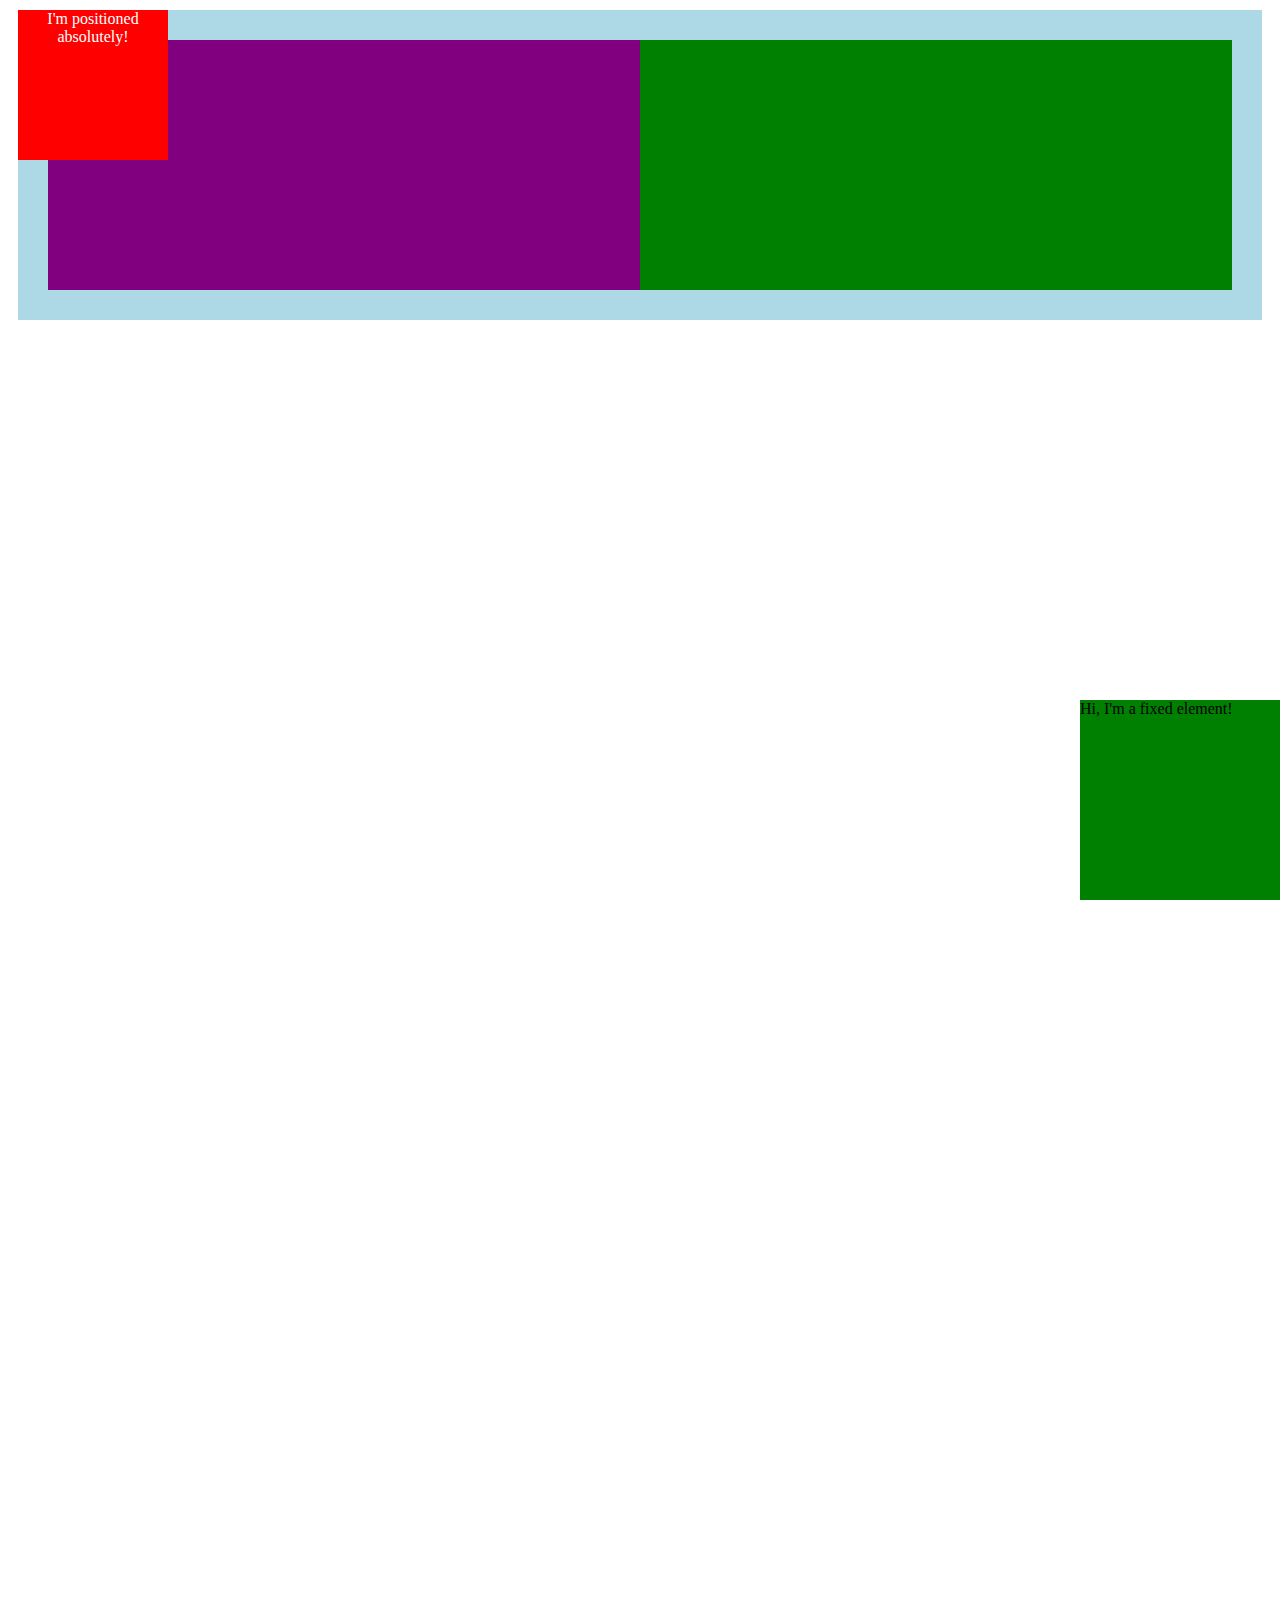
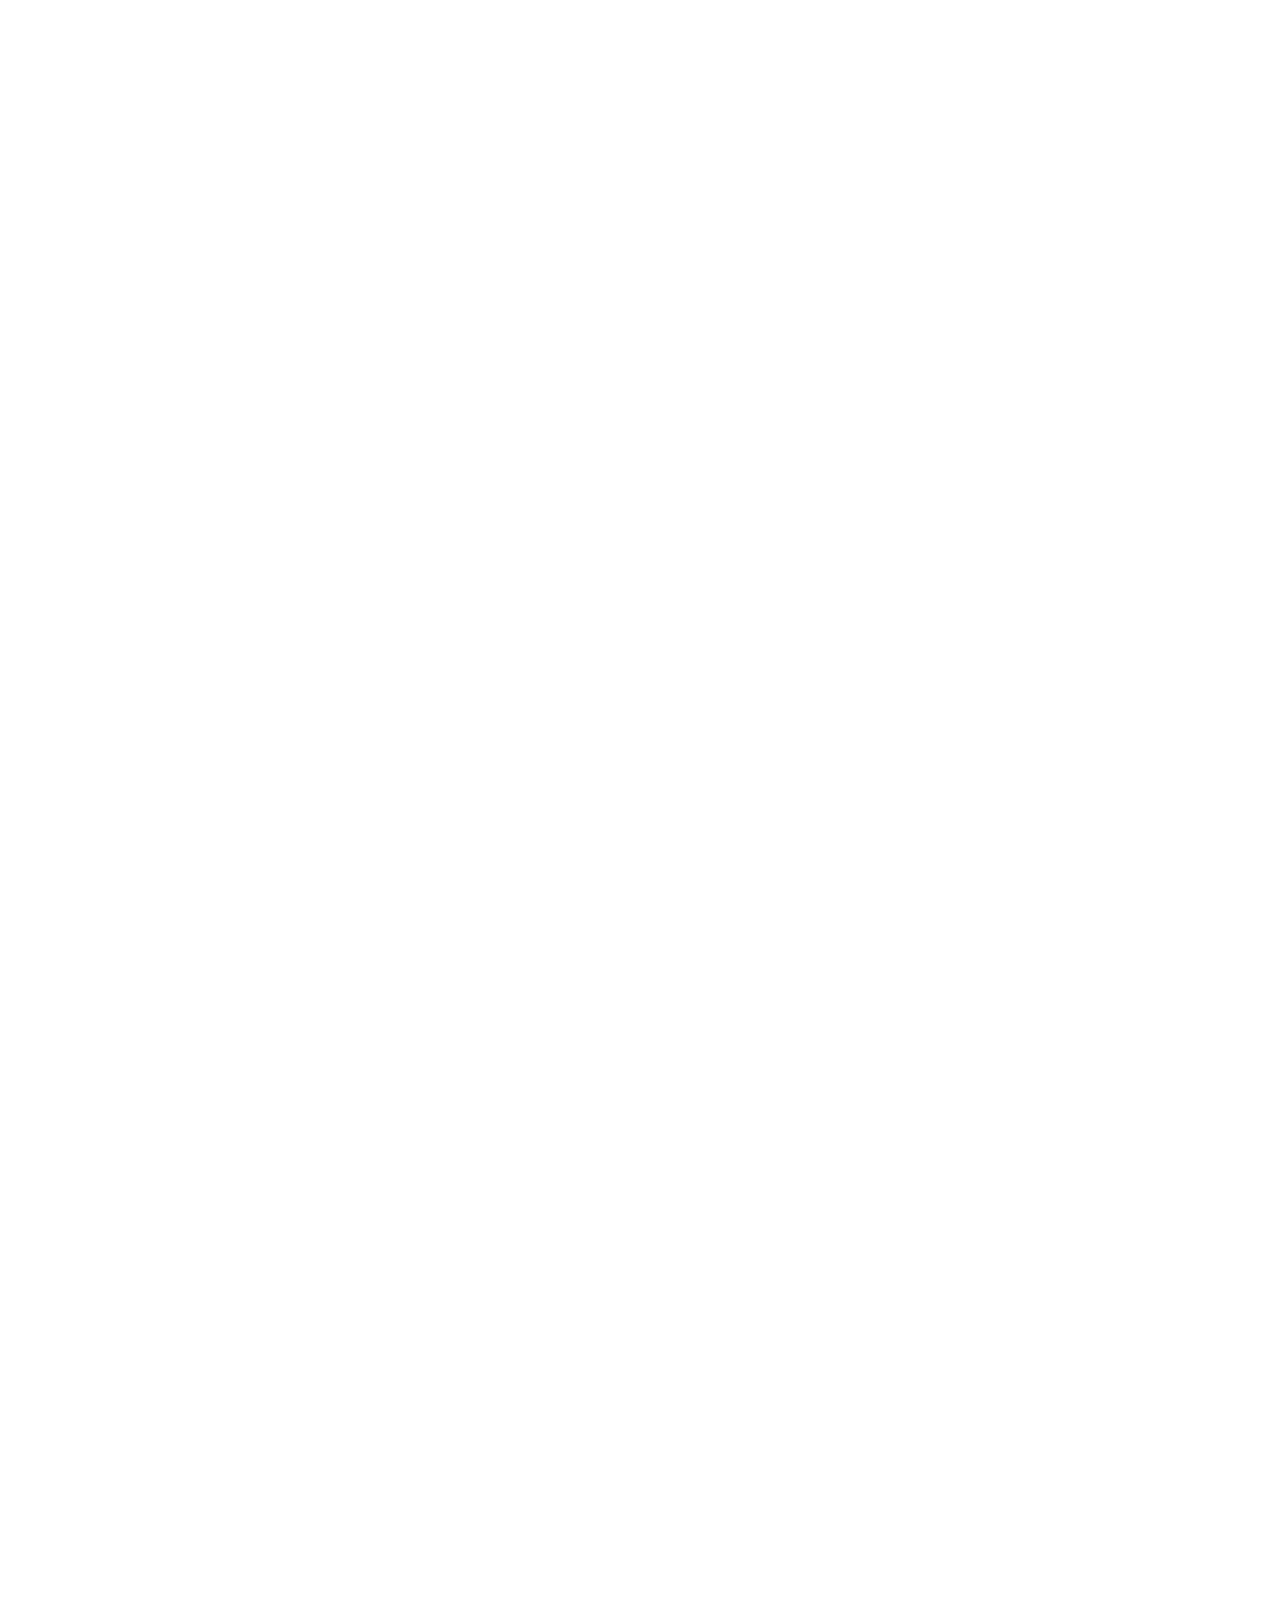
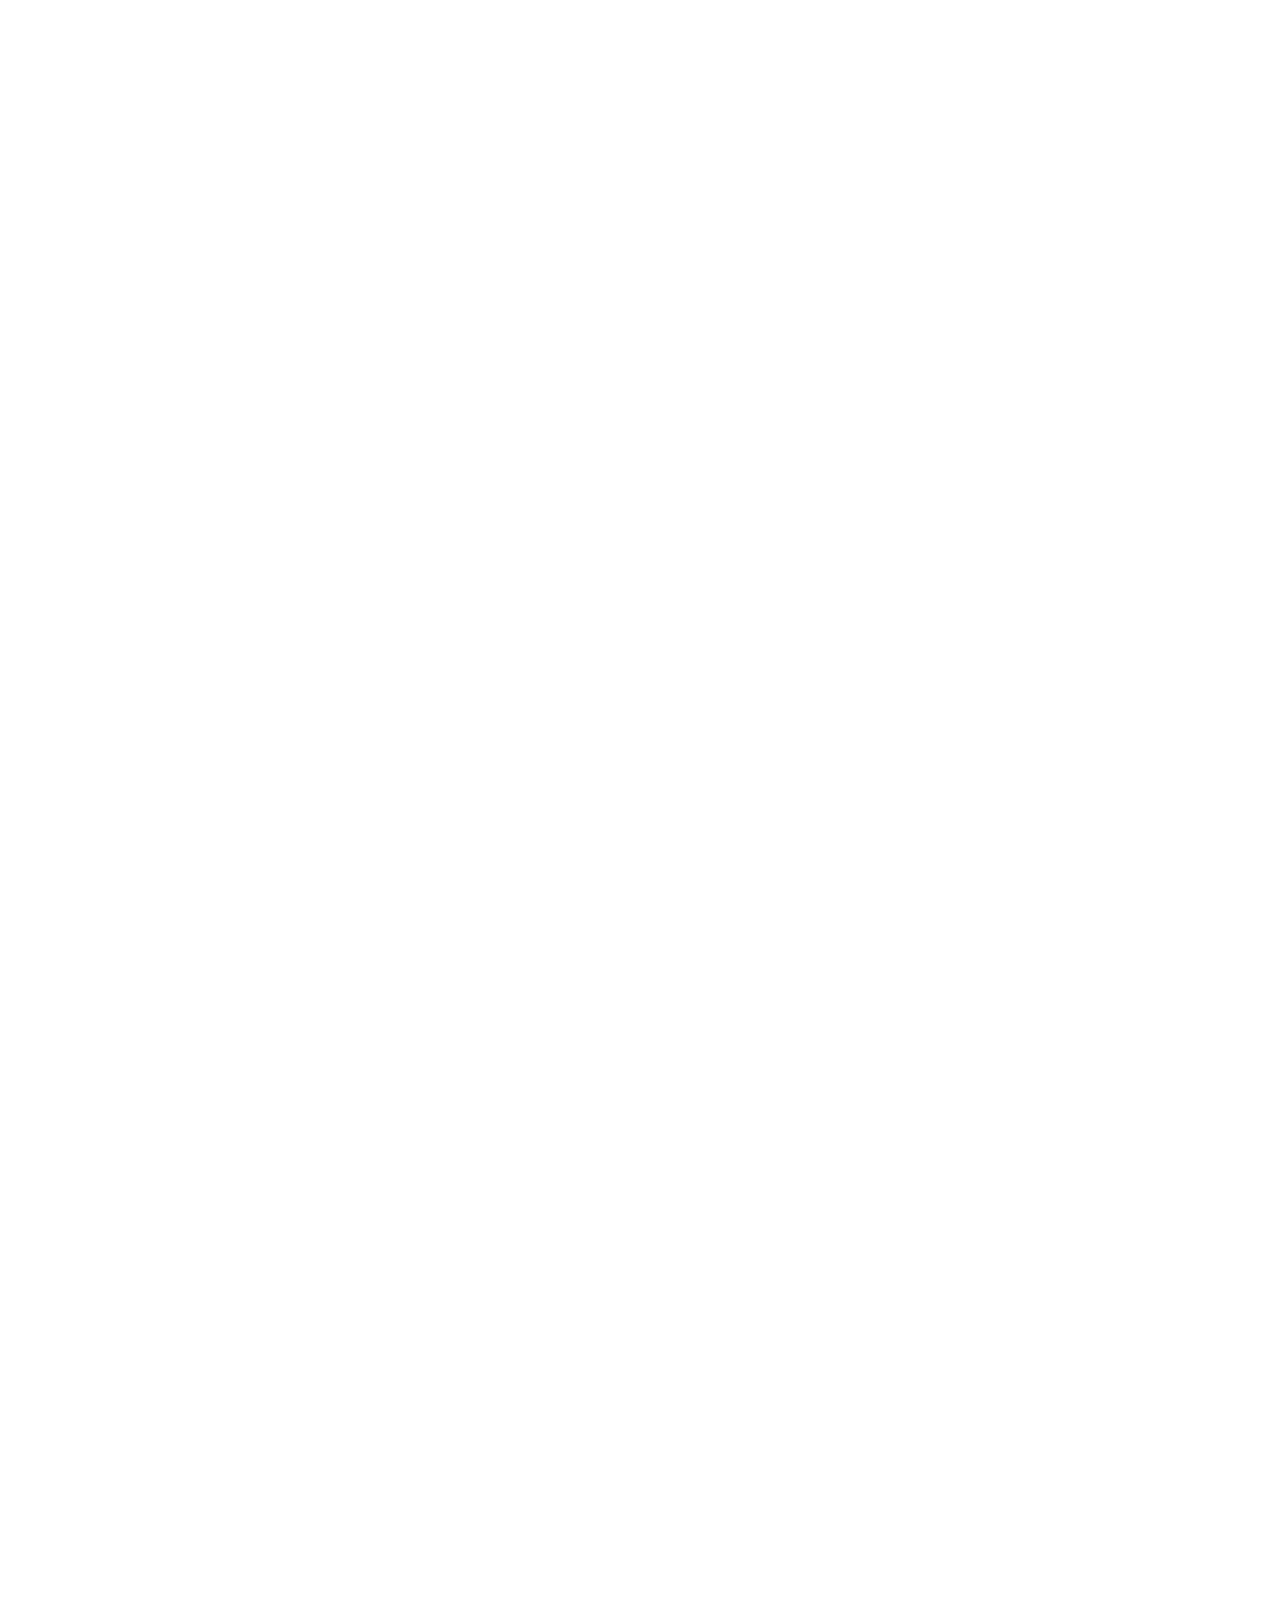
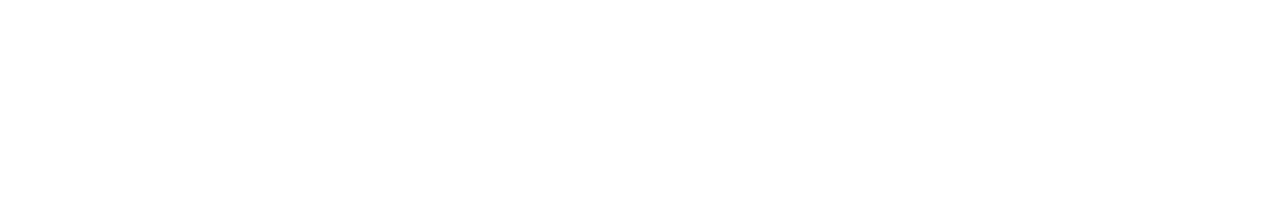
<file: 17.3_activities/02_Positioning_Relative_Absolute/unsolved/index.html>
<!DOCTYPE html>
<html>
<head>
  <link href="css/index.css" type="text/css" rel="stylesheet">
</head>
<body>
  <section class="relative">
    <div class="left">
      <div class="absolute">
        I'm positioned absolutely!
      </div>
    </div>
    <div class="right">
    </div>
  </section>

<div class="fixed">
  Hi, I'm a fixed element!
</div>
</body>
</html>
</file>
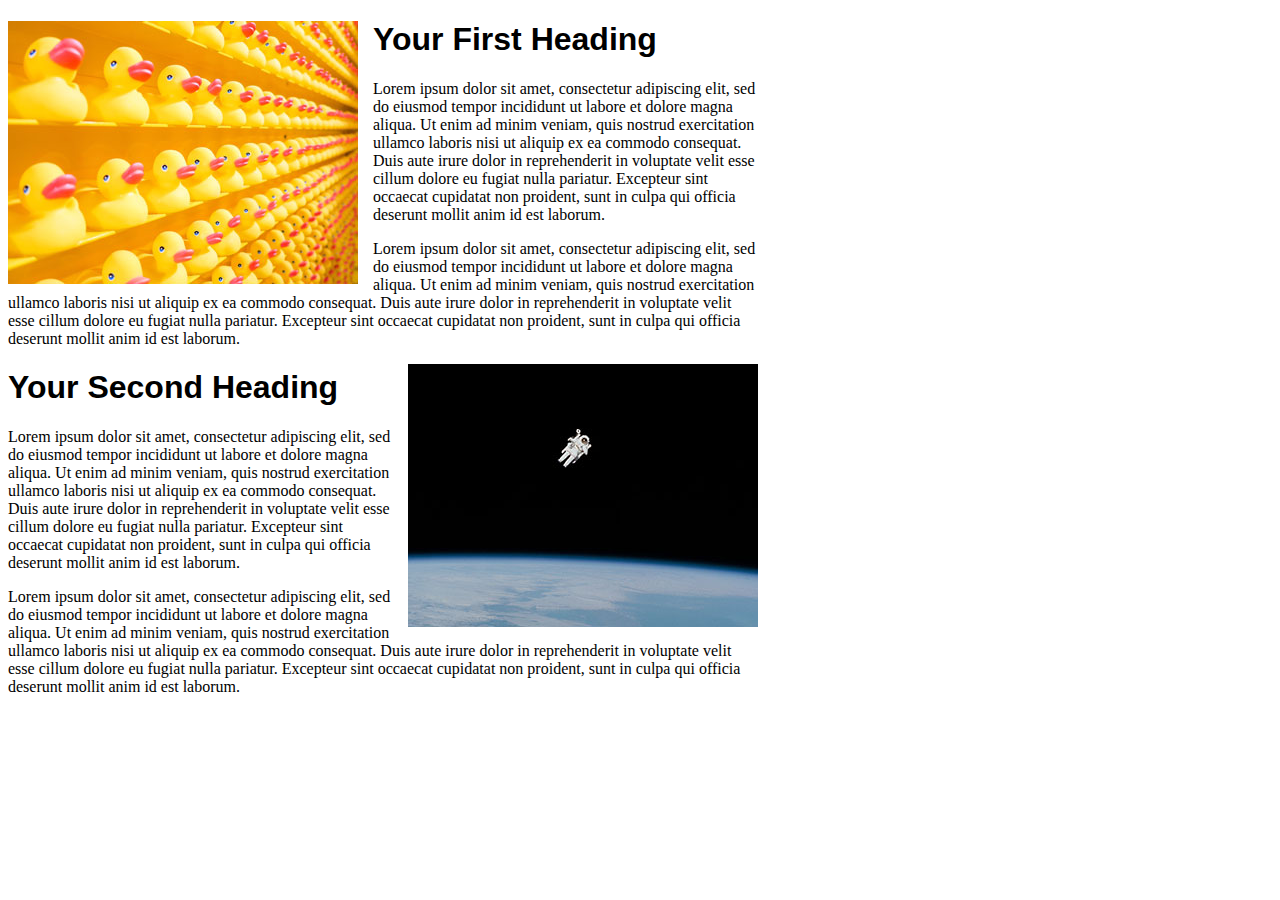
<file: 17.3_activities/01_Positioning_Elements/1_floats/solved/index.html>
<!DOCTYPE html>
<html>
<head>
  <link href="css/index.css" type="text/css" rel="stylesheet">
</head>
<body>
  <div class="separator">
    <img src="images/rubberDucky.jpg" class="left">
    <h1>Your First Heading</h1>
    <p>
      Lorem ipsum dolor sit amet, consectetur adipiscing elit, sed do eiusmod tempor incididunt ut labore et dolore magna aliqua. Ut enim ad minim veniam, quis nostrud exercitation ullamco laboris nisi ut aliquip ex ea commodo consequat. Duis aute irure dolor in reprehenderit in voluptate velit esse cillum dolore eu fugiat nulla pariatur. Excepteur sint occaecat cupidatat non proident, sunt in culpa qui officia deserunt mollit anim id est laborum.
    </p>
    <p>
      Lorem ipsum dolor sit amet, consectetur adipiscing elit, sed do eiusmod tempor incididunt ut labore et dolore magna aliqua. Ut enim ad minim veniam, quis nostrud exercitation ullamco laboris nisi ut aliquip ex ea commodo consequat. Duis aute irure dolor in reprehenderit in voluptate velit esse cillum dolore eu fugiat nulla pariatur. Excepteur sint occaecat cupidatat non proident, sunt in culpa qui officia deserunt mollit anim id est laborum.
    </p>
    <img src="images/space.jpg" class="right">
    <h1>Your Second Heading</h1>
    <p>
      Lorem ipsum dolor sit amet, consectetur adipiscing elit, sed do eiusmod tempor incididunt ut labore et dolore magna aliqua. Ut enim ad minim veniam, quis nostrud exercitation ullamco laboris nisi ut aliquip ex ea commodo consequat. Duis aute irure dolor in reprehenderit in voluptate velit esse cillum dolore eu fugiat nulla pariatur. Excepteur sint occaecat cupidatat non proident, sunt in culpa qui officia deserunt mollit anim id est laborum.
    </p>
    <p>
      Lorem ipsum dolor sit amet, consectetur adipiscing elit, sed do eiusmod tempor incididunt ut labore et dolore magna aliqua.

      Ut enim ad minim veniam, quis nostrud exercitation ullamco laboris nisi ut aliquip ex ea commodo consequat. Duis aute irure dolor in reprehenderit in voluptate velit esse cillum dolore eu fugiat nulla pariatur.

      Excepteur sint occaecat cupidatat non proident, sunt in culpa qui officia deserunt mollit anim id est laborum.
    </p>

  </div>
</body>
</html>
</file>
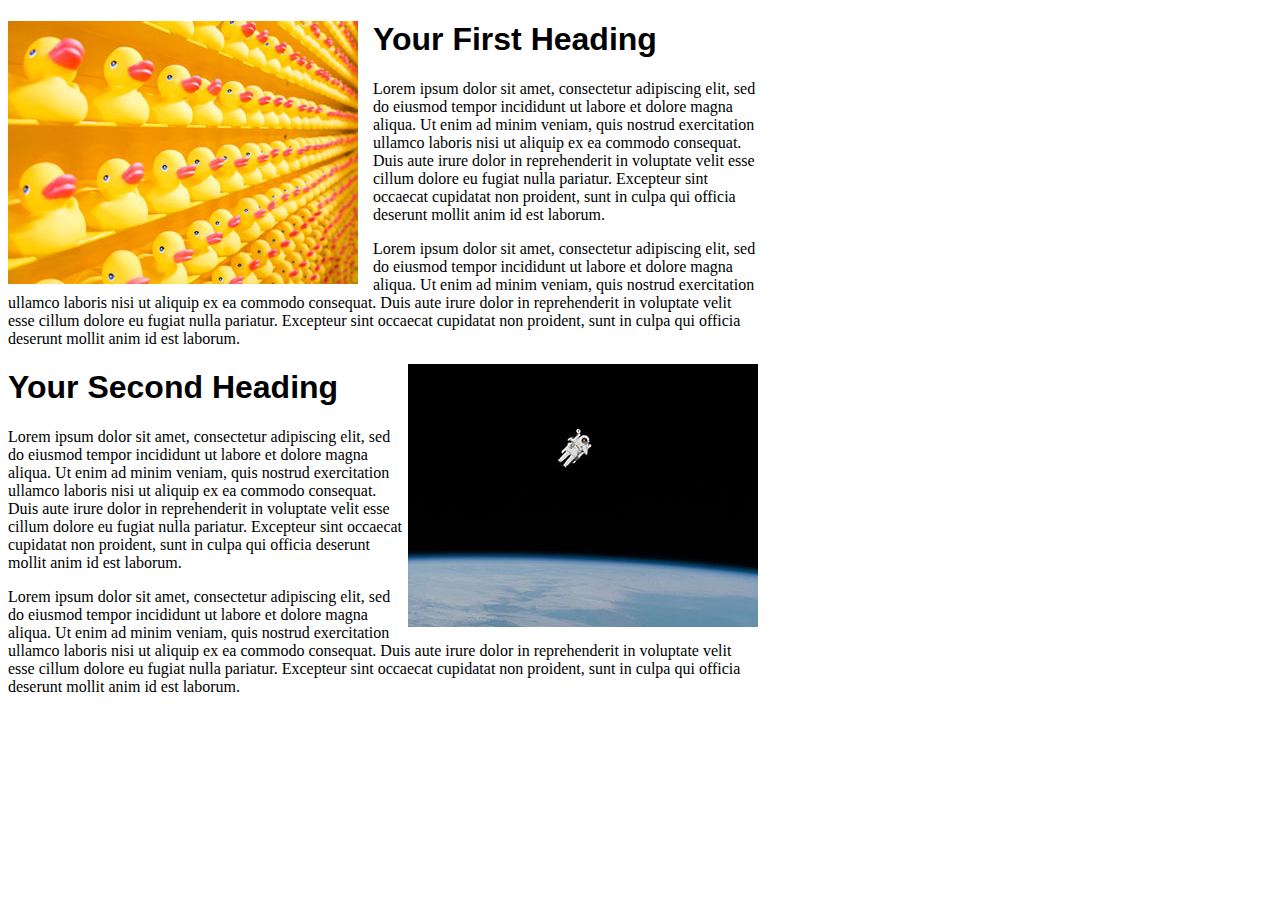
<file: 17.3_activities/01_Positioning_Elements/1_floats/unsolved/index.html>
<!DOCTYPE html>
<html>
<head> 
  <link href="css/index.css" type="text/css" rel="stylesheet">
</head>
<body>
  <div class="separator">
    <img src="images/rubberDucky.jpg" class="left">
    <h1>Your First Heading</h1>
    <p>
      Lorem ipsum dolor sit amet, consectetur adipiscing elit, sed do eiusmod tempor incididunt ut labore et dolore magna aliqua. Ut enim ad minim veniam, quis nostrud exercitation ullamco laboris nisi ut aliquip ex ea commodo consequat. Duis aute irure dolor in reprehenderit in voluptate velit esse cillum dolore eu fugiat nulla pariatur. Excepteur sint occaecat cupidatat non proident, sunt in culpa qui officia deserunt mollit anim id est laborum.
    </p>
    <p>
      Lorem ipsum dolor sit amet, consectetur adipiscing elit, sed do eiusmod tempor incididunt ut labore et dolore magna aliqua. Ut enim ad minim veniam, quis nostrud exercitation ullamco laboris nisi ut aliquip ex ea commodo consequat. Duis aute irure dolor in reprehenderit in voluptate velit esse cillum dolore eu fugiat nulla pariatur. Excepteur sint occaecat cupidatat non proident, sunt in culpa qui officia deserunt mollit anim id est laborum.
    </p>
    <img src="images/space.jpg" class="right">
    <h1>Your Second Heading</h1>
    <p>
      Lorem ipsum dolor sit amet, consectetur adipiscing elit, sed do eiusmod tempor incididunt ut labore et dolore magna aliqua. Ut enim ad minim veniam, quis nostrud exercitation ullamco laboris nisi ut aliquip ex ea commodo consequat. Duis aute irure dolor in reprehenderit in voluptate velit esse cillum dolore eu fugiat nulla pariatur. Excepteur sint occaecat cupidatat non proident, sunt in culpa qui officia deserunt mollit anim id est laborum.
    </p>
    <p>
      Lorem ipsum dolor sit amet, consectetur adipiscing elit, sed do eiusmod tempor incididunt ut labore et dolore magna aliqua.

      Ut enim ad minim veniam, quis nostrud exercitation ullamco laboris nisi ut aliquip ex ea commodo consequat. Duis aute irure dolor in reprehenderit in voluptate velit esse cillum dolore eu fugiat nulla pariatur.

      Excepteur sint occaecat cupidatat non proident, sunt in culpa qui officia deserunt mollit anim id est laborum.
    </p>

  </div>
</body>
</html>
</file>
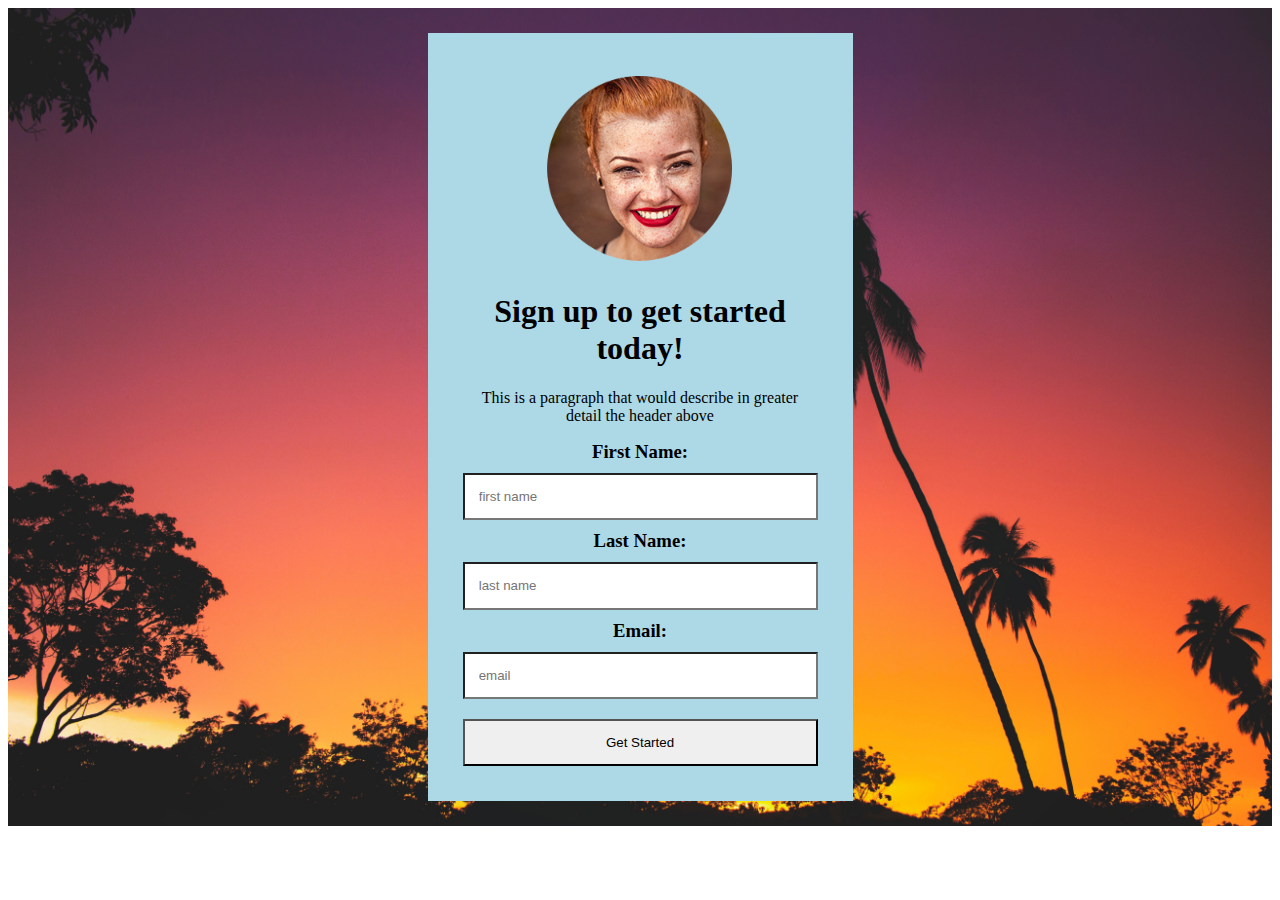
<file: 17.3_activities/01_Positioning_Elements/2_block_and_inline_elements/solved/index.html>
<!DOCTYPE html>
<html>
<head>
  <link href="css/index.css" type="text/css" rel="stylesheet">
</head>
<body>
  <section>
    <div class="block_element">
      <img src="images/face.png">
      <h1>Sign up to get started today!</h1>
      <p>This is a paragraph that would describe in greater detail the header above</p>
      <form>
        <h3>First Name:</h3>
        <input type="text" placeholder="first name"></input>
        <h3>Last Name:</h3>
        <input type="text" placeholder="last name"></input>
        <h3>Email:</h3>
        <input type="text" placeholder="email"></input>
        <input class="submit" type="submit" value="Get Started"></input>
      </form>
    </div>
  </section>
</body>
</html>
</file>
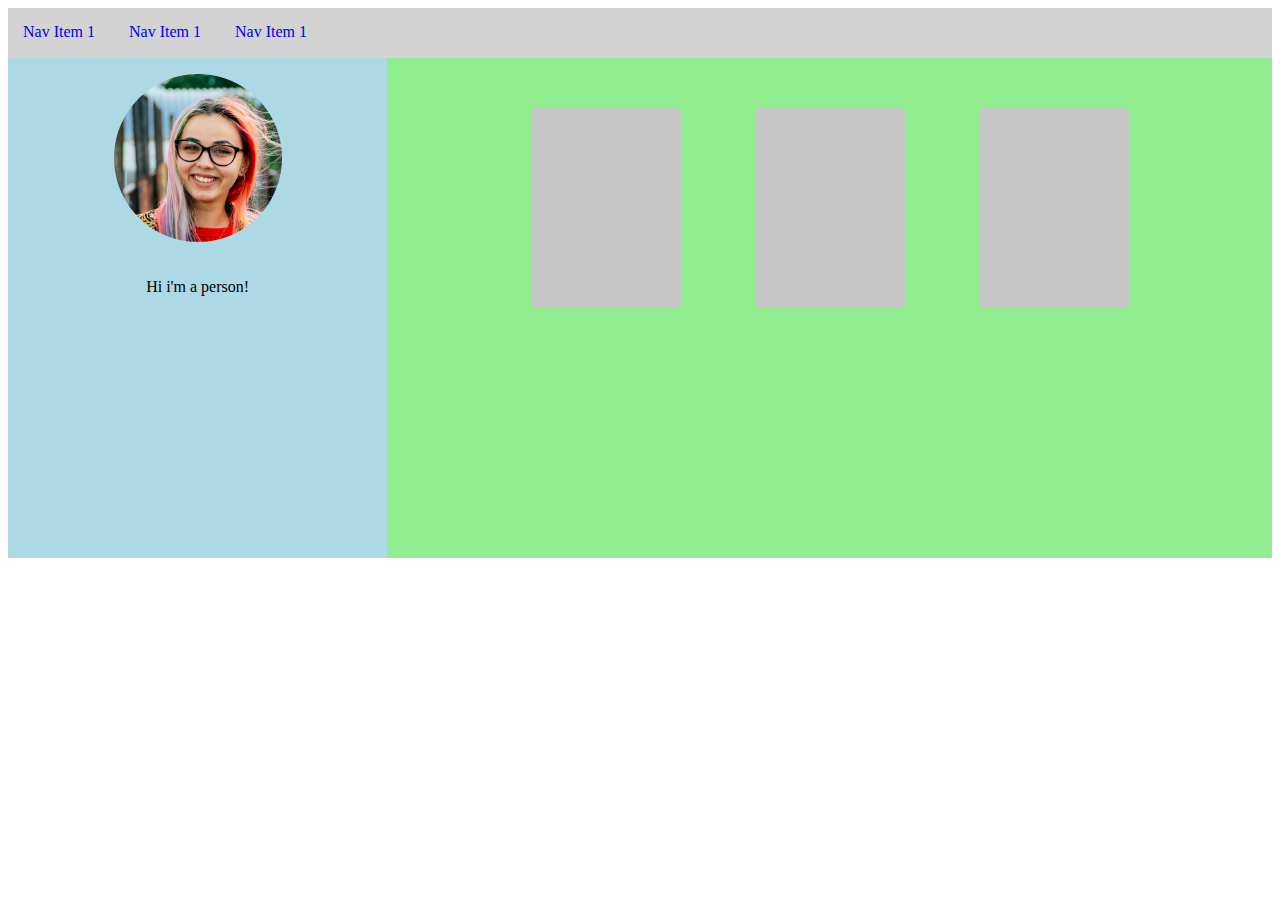
<file: 17.3_activities/01_Positioning_Elements/3_inline_block_elements/solved/index.html>
<!DOCTYPE html>
<html>
<head>
  <link href="css/index.css" rel="stylesheet" type="text/css">
</head>

<body>
  <nav>
    <div class="block_element">
      <a href="https://google.com"><div class="inline-block">Nav Item 1</div></a>
      <a href="https://google.com"><div class="inline-block">Nav Item 1</div></a>
      <a href="https://google.com"><div class="inline-block">Nav Item 1</div></a>
    </div>
  </nav>

  <section class="wrapper">
    <div class="left">
      <img src="person.png">
      <p>Hi i'm a person!</p>
    </div>
    <div class="right">
      <div class="card">
      </div>
      <div class="card">
      </div>
      <div class="card">
      </div>
    </div>
  </section>
</body>
</html>
</file>
<file: 17.2_activities/01_Containers_Structure/solved/css/style.css>
/*  Hi! your going to write styles here in the next couple activities. */
</file>
<file: 17.2_activities/01_Containers_Structure/unsolved/css/style.css>
/*  Hi! your going to write styles here in the next couple activities. */
</file>
<file: 17.2_activities/02_BoxModel/solved/css/style.css>
/* Header Styles */
.header {
  height: 250px;
  max-height: 500px;
  background-image: url(../images/upsBackground.png);
  background-size: cover;
  background-repeat: no-repeat;
  background-position: bottom;
}
#pageTopic {
   text-align: center;
}
 /* Primary Color */
 .colorContainer {
     display: inline-block;
     margin: 15px;
 }
 .swatch {
    height: 200px;
    width: 170px;
    border: 1px solid black;
}
.hexCode {
    padding: 15px;
    text-align: center;
    border: 1px solid black;
    border-top: none;
    border-bottom-left-radius: 7px;
    border-bottom-right-radius: 7px;
}
/* Typography CSS */
.type_container {
    display: inline-block;
    margin: 20px;
}

/* UI Elements */
.button {
    display: inline-block;
    padding: 15px;
    margin: 15px;
    width: 150px;
    text-align: center;
    color: white;
    outline: 1px solid red;
}
</file>
<file: 17.2_activities/02_BoxModel/unsolved/css/style.css>
/* Header Styles */
.header {
    height: 250px;
    max-height: 500px;
    background-image: url(../images/upsBackground.png);
    background-size: cover;
    background-repeat: no-repeat;
    background-position: bottom;
}
#pageTopic {
    text-align: center;
}

/* Primary Color */
.colorContainer {
    display: inline-block;
    margin: 15px
}
.swatch {
    height: 200px;
    width: 170px;
    border: 1px solid black;
}
.hexCode {
    padding: 15px;
    text-align: center;
    border: 1px solid black;
    border-top: none;
    border-bottom-left-radius: 7px;
    border-bottom-right-radius: 7px;
}
.darkBlue {
    background-color: #333366;
}
.darkGrey {
    background-color: #545454;
}
.lightGrey {
    background-color: #E3E3E3;
}
.white {
    background-color: #FFFFFF;
}
.lightBlue {
    background-color: #12A0F6;
}
.red {
    background-color: #F84848;
}
.Orange {
    background-color: #FC7705;
}
.lightGrey {
    background-color: #E3E3E3;
}
.lightBlue {
    background-color: #13A0F6;
}
.lightGreen {
    background-color: #8ABE48;
}
/* Typography CSS */
.type_container {
    display: inline-block;
    margin: 20px;
}
/* UI Elements */
.button {
    display: inline-block;
    padding: 15px;
    margin: 15px;
    width: 150px;
    text-align: center;
    color: white;
}
.primary {
    background-color: #2B459A;
}
.success {
    background-color: #8ABE48;
}
.danger {
background-color: #F84848;
}
.warning {
    background-color: #FC7705;
}
.info {
    background-color: #0099FA;
}
.primaryActive {
    background-color: #3A66B7;
}
.successActive {
    background-color: #668C35;
}
.dangerActive {
    background-color: #AD4848;
}
.warningActive {
    background-color: #BA7A43;
}
</file>
<file: 17.2_activities/04_Add-A-Custom-Font/unsolved/css/style.css>
/* Header Styles */
body {
font-family: 'Roboto', sans-serif;
}
.header {
  background-image: url(../images/upsBackground.png);
  background-size: cover;
  background-repeat: no-repeat;
  max-height: 500px;
  height: 250px;
  background-position: bottom;
}
#pageTopic {
  text-align: center;
  font-size: 14px;
  font-weight: 900;
}
/* Primary Color */
.colorContainer {
  display: inline-block;
  margin: 15px;
}
.swatch {
   height: 200px;
   width: 170px;
   border: 1px solid black;
}
.hexCode {
   padding: 15px;
   text-align: center;
   border: 1px solid black;
   border-top: none;
   border-bottom-left-radius: 7px;
   border-bottom-right-radius: 7px;
}
.darkBlue {
  background-color: #333366;
}
.darkGrey {
  background-color: #545454;
}
.lightGrey {
  background-color: #E3E3E3;
}
.white {
  background-color: #FFFFFF;
}
.lightBlue {
  background-color: #12A0F6;
}
.red {
  background-color: #F84848;
}
.orange {
  background-color: #FC7705;
}
.lightBlue {
  background-color: #13A0F6;
}
.lightGreen {
  background-color: #8ABE48;
}
/* Typography CSS */
.type_container {
   display: inline-block;
   margin: 20px;
}
.large {
  font-size: 66px;
  margin-bottom: 15px;
  margin-top: 0px;
}
.light {
  font-weight: 100;
}
.regular {
  font-weight: 500;
}
.bold {
  font-weight: 700;
}
.typography h1 {
  font-size: 50px;
  font-weight: 700;
}
.typography h2 {
  font-size: 42px;
  font-weight: 700;
}
.typography h3 {
  font-size: 34px;
  font-weight: 700;
}
.typography h4 {
  font-size: 26px;
}
.button {
  font-size: 14px;
}
/* UI Elements */
.button {
   display: inline-block;
   padding: 15px;
   margin: 15px;
   width: 150px;
   text-align: center;
   color: white;
}
.primary {
  background-color: #2B459A;
}
.success {
  background-color: #8ABE48;
}
.danger {
  background-color: #F84848;
}
.warning {
  background-color: #FC7705;
}
.info {
  background-color: #0099FA;
}
.primaryActive {
  background-color: #3A66B7;
}
.successActive {
  background-color: #668C35;
}
.dangerActive {
  background-color: #AD4848;
}
.warningActive {
  background-color: #BA7A43;
}
.infoActive {
  background-color: #4386BA;
}
.sectionHead {
  border-bottom: 8px solid #DDDDDD;
}
</file>
<file: 17.3_activities/02_Positioning_Relative_Absolute/solved/css/index.css>
body {
  height: 5000px;
}
.left {
  width: 50%;
  background-color: purple;
}
.right {
  width: 50%;
  background-color: green;
}
.relative {
  background-color: lightblue;
  height: 250px;
  padding: 30px;
  margin: 10px;
  display: flex;
  position: relative;
}
.absolute {
  height: 50px;
  width: 50px;
  background-color: red;
  position: absolute;
  top: 0;
  left: 0;
}
.fixed {
  height: 200px;
  width: 200px;
  background-color: green;
  position: fixed;
  bottom: 0;
  right: 0;
}
</file>
<file: 17.3_activities/02_Positioning_Relative_Absolute/unsolved/css/index.css>
body {
  height: 5000px;
}
.left {
  width: 50%;
  background-color: purple;
}
.right {
  width: 50%;
  background-color: green;
}
.relative {
  background-color: lightblue;
  height: 250px;
  padding: 30px;
  margin: 10px;
  display: flex;
  position: relative;
}
.absolute {
  height: 150px;
  width: 150px;
  background-color: red;
  color: white;
  position: absolute;
  top: 0;
  left: 0;
  text-align: center;

}
.fixed {
  height: 200px;
  width: 200px;
  background-color: green;
  position: fixed;
  bottom: 0;
  right: 0;
}
</file>
<file: 17.3_activities/01_Positioning_Elements/1_floats/solved/css/index.css>
h1 {
 font-family: helvetica, arial, sans-serif;
}
.separator {
  width: 750px;
}
.left {
  float: left;
  padding-right: 15px;
}
.right {
  float: right;
  padding-left: 15px;
}
</file>
<file: 17.3_activities/01_Positioning_Elements/1_floats/unsolved/css/index.css>
h1 {
 font-family: helvetica, arial, sans-serif;
}
/* Write your selector for .left below */
.left {
    float: left;
    padding-right: 15px;
}
/* Write your selector for .right below */
.right {
    float: right;
    padding-right: 15px
    padding-left: 15px;
}
/* Write your selector for .separator below */
.separator{
    width: 750px;
}
</file>
<file: 17.3_activities/01_Positioning_Elements/2_block_and_inline_elements/solved/css/index.css>
.block_element {
  width: 355px;
  background-color: lightblue;
  margin-left: auto;
  margin: 0 auto;
  text-align: center;
  padding: 35px;
}

section {
  background-color: grey;
  padding: 25px;
  background-image: url("../images/background.jpg");
  background-size: cover;
  background-repeat: no-repeat;
}
img {
  width: 200px;
}
input {
  display: block;
  width: 100%;
  padding: 4%;
  -webkit-appearance: none;
  /* max-width: 330px; */
  box-sizing: border-box;
}
h3 {
  margin: 10px 0px;
}
.submit {
  margin-top: 20px;
}
</file>
<file: 17.3_activities/01_Positioning_Elements/3_inline_block_elements/solved/css/index.css>
nav {
  height: 50px;
  background-color: lightgrey;
}
.inline-block {
  padding: 15px;
  display: inline-block;
}
.left {
  float: left;
  height: 500px;
  background-color: lightblue;
  width: 30%;
  text-align: center;
}
.right {
  float: left;
  background-color: lightgreen;
  height: 500px;
  width: 70%;
  text-align: center;
}

.card {
  display: inline-block;
  background-color: #C6C6C6;
  border-radius: 5px;
  height: 200px;
  width: 150px;
  margin: 35px;
  margin-top: 50px;
}
</file>
